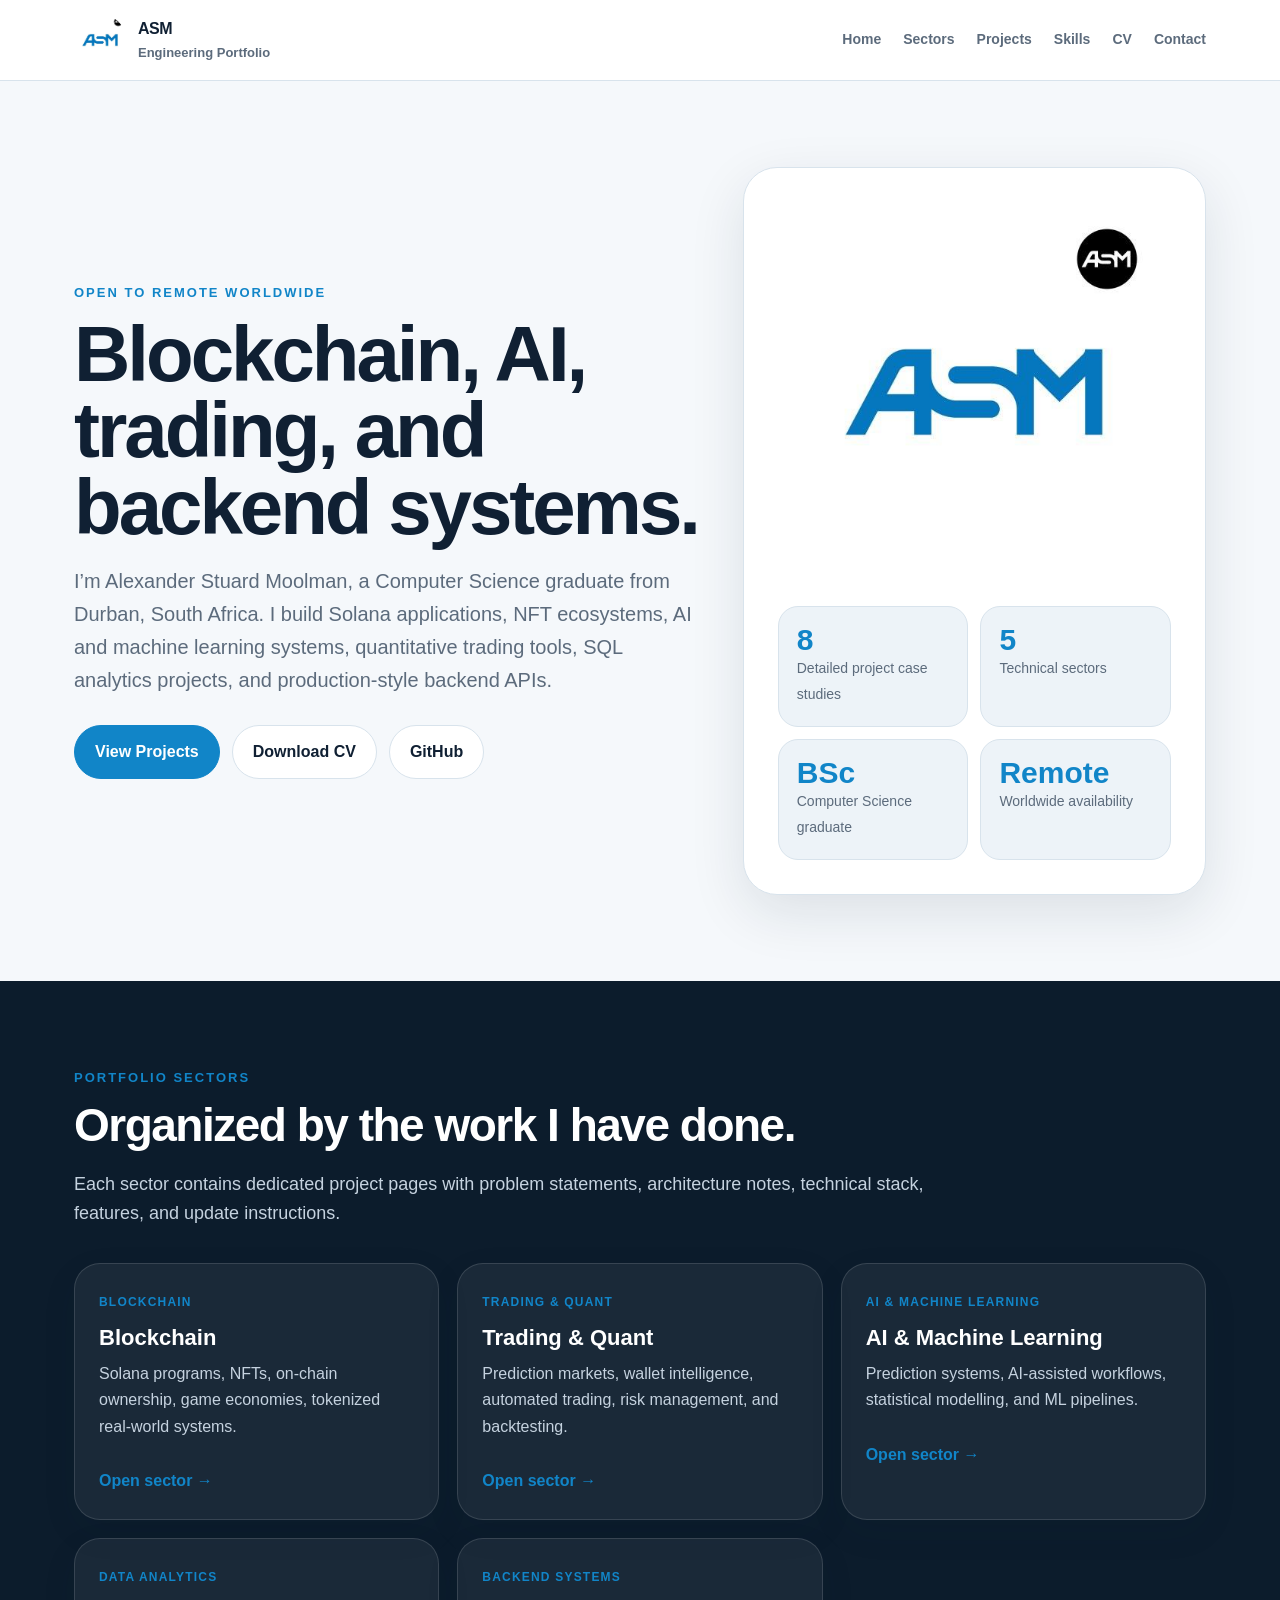
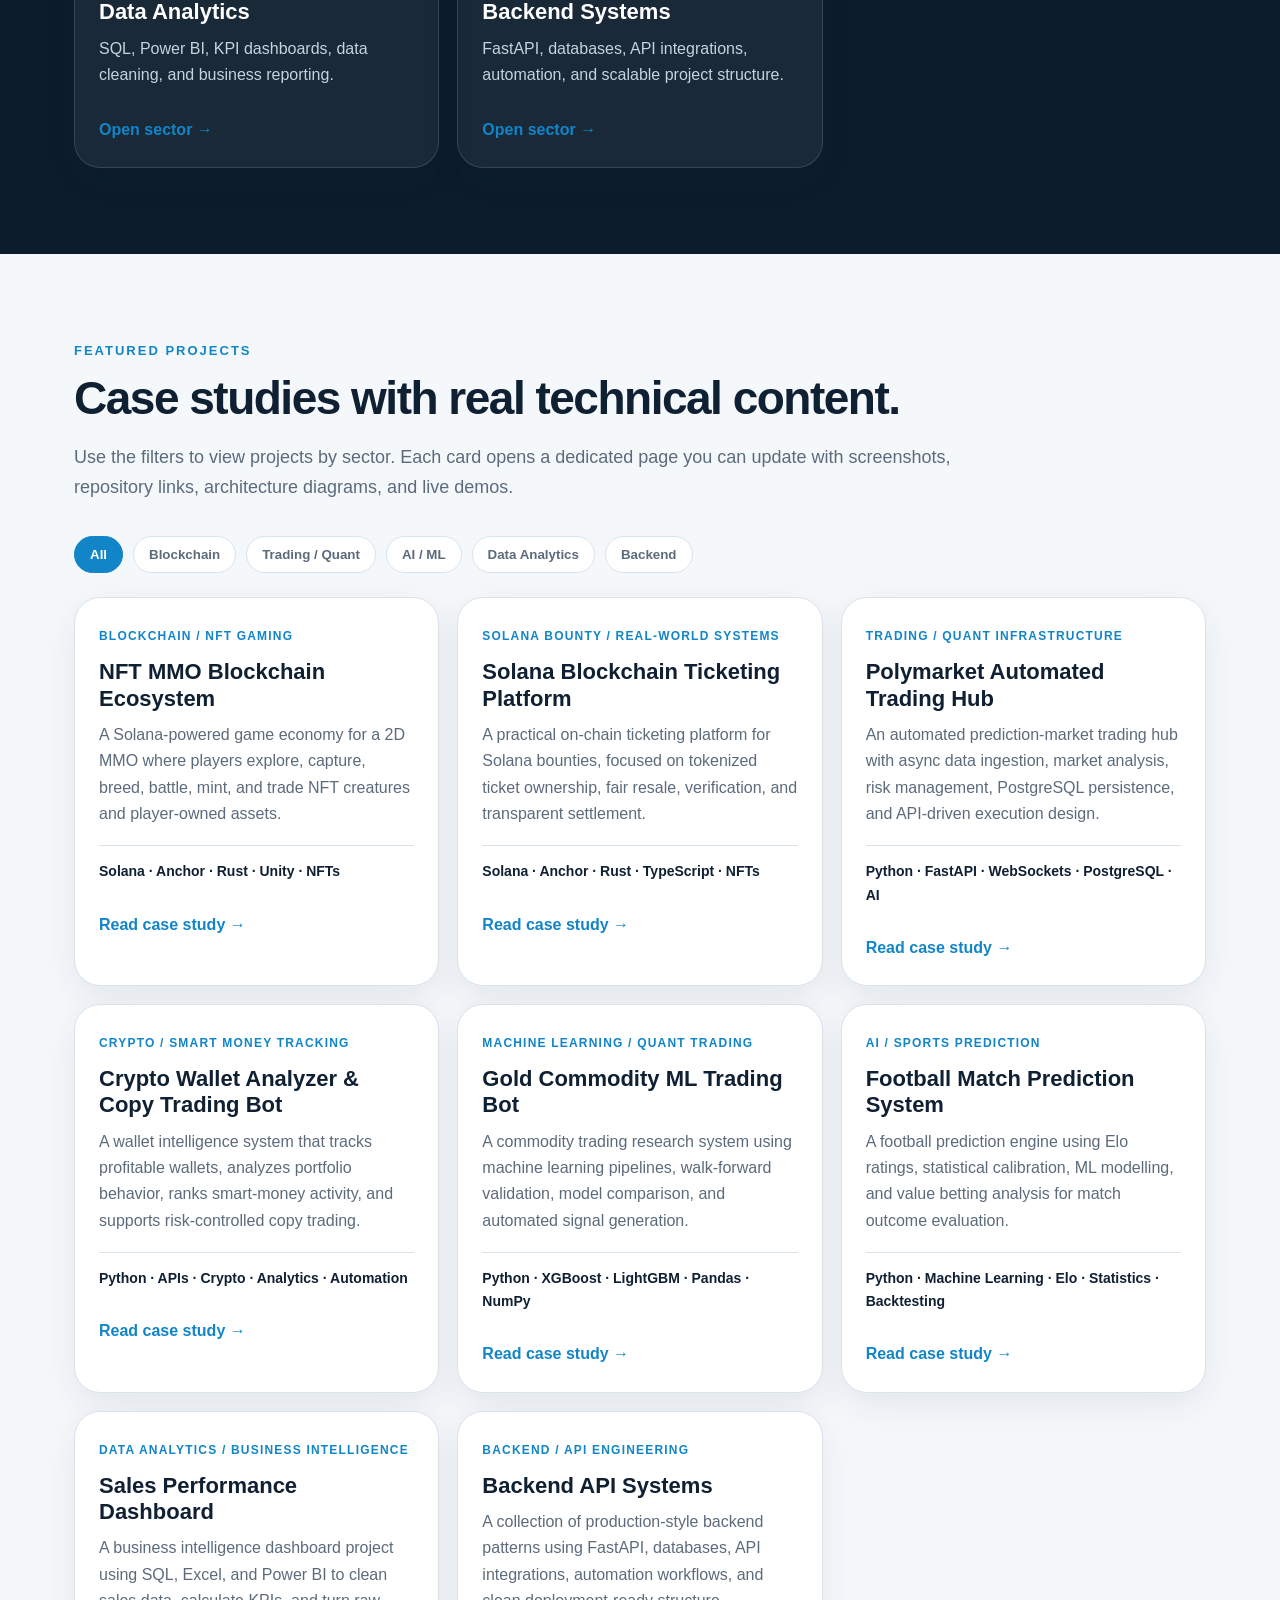
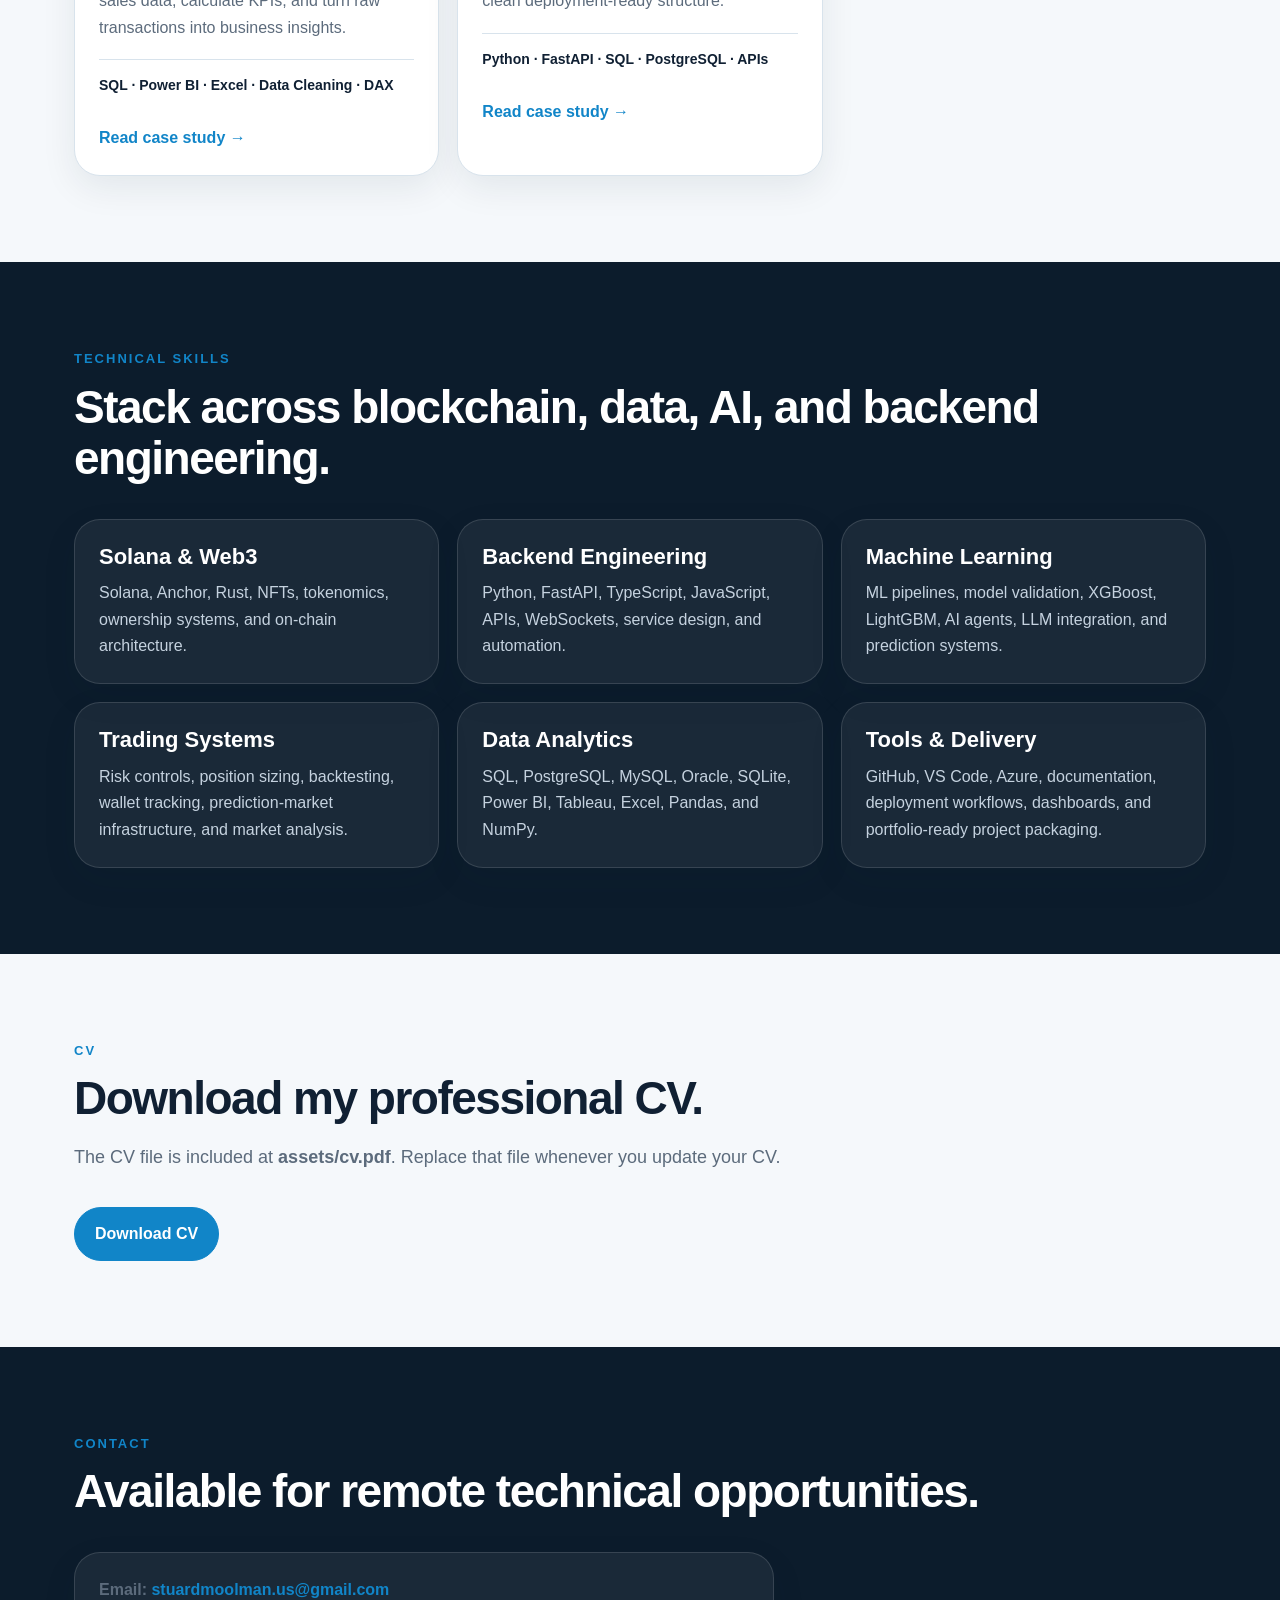
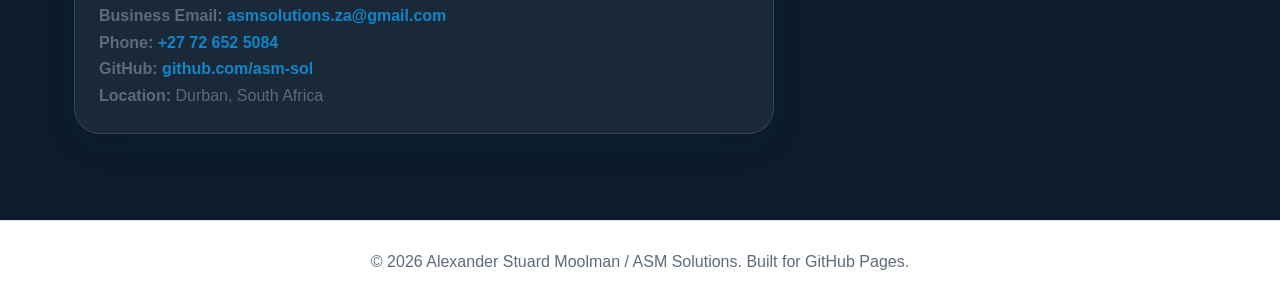
<file: index.html>
<!DOCTYPE html>
<html lang="en">
<head>
  <meta charset="UTF-8" />
  <meta name="viewport" content="width=device-width, initial-scale=1.0" />
  <title>Alexander Stuard Moolman | ASM Portfolio</title>
  <meta name="description" content="Portfolio of Alexander Stuard Moolman: Blockchain Developer, ML Engineer, and Quantitative Developer." />
  <link rel="stylesheet" href="style.css" />
</head>
<body>
  <header class="site-header">
    <nav class="nav">
      <a class="brand" href="#home">
        <img src="assets/logos/asm-logo.jpg" alt="ASM logo" />
        <div>ASM<span>Engineering Portfolio</span></div>
      </a>
      <button class="menu-btn" id="menuBtn" aria-label="Open navigation">☰</button>
      <div class="nav-links" id="navLinks">
        <a href="#home">Home</a>
        <a href="#sectors">Sectors</a>
        <a href="#projects">Projects</a>
        <a href="#skills">Skills</a>
        <a href="#cv">CV</a>
        <a href="#contact">Contact</a>
      </div>
    </nav>
  </header>

  <main>
    <section id="home" class="section hero">
      <div>
        <p class="eyebrow">Open to Remote Worldwide</p>
        <h1>Blockchain, AI, trading, and backend systems.</h1>
        <p class="lead">
          I’m Alexander Stuard Moolman, a Computer Science graduate from Durban, South Africa.
          I build Solana applications, NFT ecosystems, AI and machine learning systems,
          quantitative trading tools, SQL analytics projects, and production-style backend APIs.
        </p>
        <div class="hero-buttons">
          <a class="btn primary" href="#projects">View Projects</a>
          <a class="btn secondary" href="assets/cv.pdf" target="_blank">Download CV</a>
          <a class="btn secondary" href="https://github.com/asm-sol" target="_blank">GitHub</a>
        </div>
      </div>

      <aside class="hero-card">
        <img class="hero-logo" src="assets/logos/asm-logo.jpg" alt="ASM logo large" />
        <div class="hero-stat-grid">
          <div class="hero-stat"><strong>8</strong><span>Detailed project case studies</span></div>
          <div class="hero-stat"><strong>5</strong><span>Technical sectors</span></div>
          <div class="hero-stat"><strong>BSc</strong><span>Computer Science graduate</span></div>
          <div class="hero-stat"><strong>Remote</strong><span>Worldwide availability</span></div>
        </div>
      </aside>
    </section>

    <section id="sectors" class="section dark">
      <div class="section-title">
        <p class="eyebrow">Portfolio Sectors</p>
        <h2>Organized by the work I have done.</h2>
        <p class="wide-text">
          Each sector contains dedicated project pages with problem statements, architecture notes,
          technical stack, features, and update instructions.
        </p>
      </div>
      <div class="sector-grid">
        
        <a class="sector-card" href="projects/blockchain/">
          <span class="tag">Blockchain</span>
          <h3>Blockchain</h3>
          <p>Solana programs, NFTs, on-chain ownership, game economies, tokenized real-world systems.</p>
          <div class="card-actions"><span class="small-link">Open sector →</span></div>
        </a>

        <a class="sector-card" href="projects/trading/">
          <span class="tag">Trading & Quant</span>
          <h3>Trading & Quant</h3>
          <p>Prediction markets, wallet intelligence, automated trading, risk management, and backtesting.</p>
          <div class="card-actions"><span class="small-link">Open sector →</span></div>
        </a>

        <a class="sector-card" href="projects/ai-ml/">
          <span class="tag">AI & Machine Learning</span>
          <h3>AI & Machine Learning</h3>
          <p>Prediction systems, AI-assisted workflows, statistical modelling, and ML pipelines.</p>
          <div class="card-actions"><span class="small-link">Open sector →</span></div>
        </a>

        <a class="sector-card" href="projects/data-analytics/">
          <span class="tag">Data Analytics</span>
          <h3>Data Analytics</h3>
          <p>SQL, Power BI, KPI dashboards, data cleaning, and business reporting.</p>
          <div class="card-actions"><span class="small-link">Open sector →</span></div>
        </a>

        <a class="sector-card" href="projects/backend/">
          <span class="tag">Backend Systems</span>
          <h3>Backend Systems</h3>
          <p>FastAPI, databases, API integrations, automation, and scalable project structure.</p>
          <div class="card-actions"><span class="small-link">Open sector →</span></div>
        </a>
      </div>
    </section>

    <section id="projects" class="section">
      <div class="section-title">
        <p class="eyebrow">Featured Projects</p>
        <h2>Case studies with real technical content.</h2>
        <p class="wide-text">
          Use the filters to view projects by sector. Each card opens a dedicated page you can update
          with screenshots, repository links, architecture diagrams, and live demos.
        </p>
      </div>

      <div class="filter-buttons">
        <button class="filter-btn active" data-filter="all">All</button>
        <button class="filter-btn" data-filter="blockchain">Blockchain</button>
        <button class="filter-btn" data-filter="trading">Trading / Quant</button>
        <button class="filter-btn" data-filter="ai">AI / ML</button>
        <button class="filter-btn" data-filter="data">Data Analytics</button>
        <button class="filter-btn" data-filter="backend">Backend</button>
      </div>

      <div class="project-grid">
        
        <article class="project-card" data-category="blockchain backend">
          <span class="tag">Blockchain / NFT Gaming</span>
          <h3>NFT MMO Blockchain Ecosystem</h3>
          <p>A Solana-powered game economy for a 2D MMO where players explore, capture, breed, battle, mint, and trade NFT creatures and player-owned assets.</p>
          <div class="tech">Solana · Anchor · Rust · Unity · NFTs</div>
          <div class="card-actions">
            <a class="small-link" href="projects/blockchain/nft-mmo/">Read case study →</a>
          </div>
        </article>

        <article class="project-card" data-category="blockchain backend">
          <span class="tag">Solana Bounty / Real-World Systems</span>
          <h3>Solana Blockchain Ticketing Platform</h3>
          <p>A practical on-chain ticketing platform for Solana bounties, focused on tokenized ticket ownership, fair resale, verification, and transparent settlement.</p>
          <div class="tech">Solana · Anchor · Rust · TypeScript · NFTs</div>
          <div class="card-actions">
            <a class="small-link" href="projects/blockchain/solana-ticketing/">Read case study →</a>
          </div>
        </article>

        <article class="project-card" data-category="trading ai backend">
          <span class="tag">Trading / Quant Infrastructure</span>
          <h3>Polymarket Automated Trading Hub</h3>
          <p>An automated prediction-market trading hub with async data ingestion, market analysis, risk management, PostgreSQL persistence, and API-driven execution design.</p>
          <div class="tech">Python · FastAPI · WebSockets · PostgreSQL · AI</div>
          <div class="card-actions">
            <a class="small-link" href="projects/trading/polymarket-hub/">Read case study →</a>
          </div>
        </article>

        <article class="project-card" data-category="trading ai backend">
          <span class="tag">Crypto / Smart Money Tracking</span>
          <h3>Crypto Wallet Analyzer &amp; Copy Trading Bot</h3>
          <p>A wallet intelligence system that tracks profitable wallets, analyzes portfolio behavior, ranks smart-money activity, and supports risk-controlled copy trading.</p>
          <div class="tech">Python · APIs · Crypto · Analytics · Automation</div>
          <div class="card-actions">
            <a class="small-link" href="projects/trading/wallet-analyzer/">Read case study →</a>
          </div>
        </article>

        <article class="project-card" data-category="trading ai backend">
          <span class="tag">Machine Learning / Quant Trading</span>
          <h3>Gold Commodity ML Trading Bot</h3>
          <p>A commodity trading research system using machine learning pipelines, walk-forward validation, model comparison, and automated signal generation.</p>
          <div class="tech">Python · XGBoost · LightGBM · Pandas · NumPy</div>
          <div class="card-actions">
            <a class="small-link" href="projects/trading/gold-ml-bot/">Read case study →</a>
          </div>
        </article>

        <article class="project-card" data-category="ai data">
          <span class="tag">AI / Sports Prediction</span>
          <h3>Football Match Prediction System</h3>
          <p>A football prediction engine using Elo ratings, statistical calibration, ML modelling, and value betting analysis for match outcome evaluation.</p>
          <div class="tech">Python · Machine Learning · Elo · Statistics · Backtesting</div>
          <div class="card-actions">
            <a class="small-link" href="projects/ai-ml/football-prediction/">Read case study →</a>
          </div>
        </article>

        <article class="project-card" data-category="data">
          <span class="tag">Data Analytics / Business Intelligence</span>
          <h3>Sales Performance Dashboard</h3>
          <p>A business intelligence dashboard project using SQL, Excel, and Power BI to clean sales data, calculate KPIs, and turn raw transactions into business insights.</p>
          <div class="tech">SQL · Power BI · Excel · Data Cleaning · DAX</div>
          <div class="card-actions">
            <a class="small-link" href="projects/data-analytics/sales-dashboard/">Read case study →</a>
          </div>
        </article>

        <article class="project-card" data-category="backend">
          <span class="tag">Backend / API Engineering</span>
          <h3>Backend API Systems</h3>
          <p>A collection of production-style backend patterns using FastAPI, databases, API integrations, automation workflows, and clean deployment-ready structure.</p>
          <div class="tech">Python · FastAPI · SQL · PostgreSQL · APIs</div>
          <div class="card-actions">
            <a class="small-link" href="projects/backend/api-systems/">Read case study →</a>
          </div>
        </article>
      </div>
    </section>

    <section id="skills" class="section dark">
      <div class="section-title">
        <p class="eyebrow">Technical Skills</p>
        <h2>Stack across blockchain, data, AI, and backend engineering.</h2>
      </div>
      <div class="skills-grid">
        <div class="skill-card"><h3>Solana & Web3</h3><p>Solana, Anchor, Rust, NFTs, tokenomics, ownership systems, and on-chain architecture.</p></div>
        <div class="skill-card"><h3>Backend Engineering</h3><p>Python, FastAPI, TypeScript, JavaScript, APIs, WebSockets, service design, and automation.</p></div>
        <div class="skill-card"><h3>Machine Learning</h3><p>ML pipelines, model validation, XGBoost, LightGBM, AI agents, LLM integration, and prediction systems.</p></div>
        <div class="skill-card"><h3>Trading Systems</h3><p>Risk controls, position sizing, backtesting, wallet tracking, prediction-market infrastructure, and market analysis.</p></div>
        <div class="skill-card"><h3>Data Analytics</h3><p>SQL, PostgreSQL, MySQL, Oracle, SQLite, Power BI, Tableau, Excel, Pandas, and NumPy.</p></div>
        <div class="skill-card"><h3>Tools & Delivery</h3><p>GitHub, VS Code, Azure, documentation, deployment workflows, dashboards, and portfolio-ready project packaging.</p></div>
      </div>
    </section>

    <section id="cv" class="section">
      <div class="section-title">
        <p class="eyebrow">CV</p>
        <h2>Download my professional CV.</h2>
        <p class="wide-text">
          The CV file is included at <strong>assets/cv.pdf</strong>. Replace that file whenever you update your CV.
        </p>
      </div>
      <a class="btn primary" href="assets/cv.pdf" target="_blank">Download CV</a>
    </section>

    <section id="contact" class="section dark">
      <div class="section-title">
        <p class="eyebrow">Contact</p>
        <h2>Available for remote technical opportunities.</h2>
      </div>
      <div class="contact-box">
        <p><strong>Email:</strong> <a href="mailto:stuardmoolman.us@gmail.com">stuardmoolman.us@gmail.com</a></p>
        <p><strong>Business Email:</strong> <a href="mailto:asmsolutions.za@gmail.com">asmsolutions.za@gmail.com</a></p>
        <p><strong>Phone:</strong> <a href="tel:+27726525084">+27 72 652 5084</a></p>
        <p><strong>GitHub:</strong> <a href="https://github.com/asm-sol" target="_blank">github.com/asm-sol</a></p>
        <p><strong>Location:</strong> Durban, South Africa</p>
      </div>
    </section>
  </main>

  <footer>
    <p>© 2026 Alexander Stuard Moolman / ASM Solutions. Built for GitHub Pages.</p>
  </footer>

  <script src="script.js"></script>
</body>
</html>
</file>
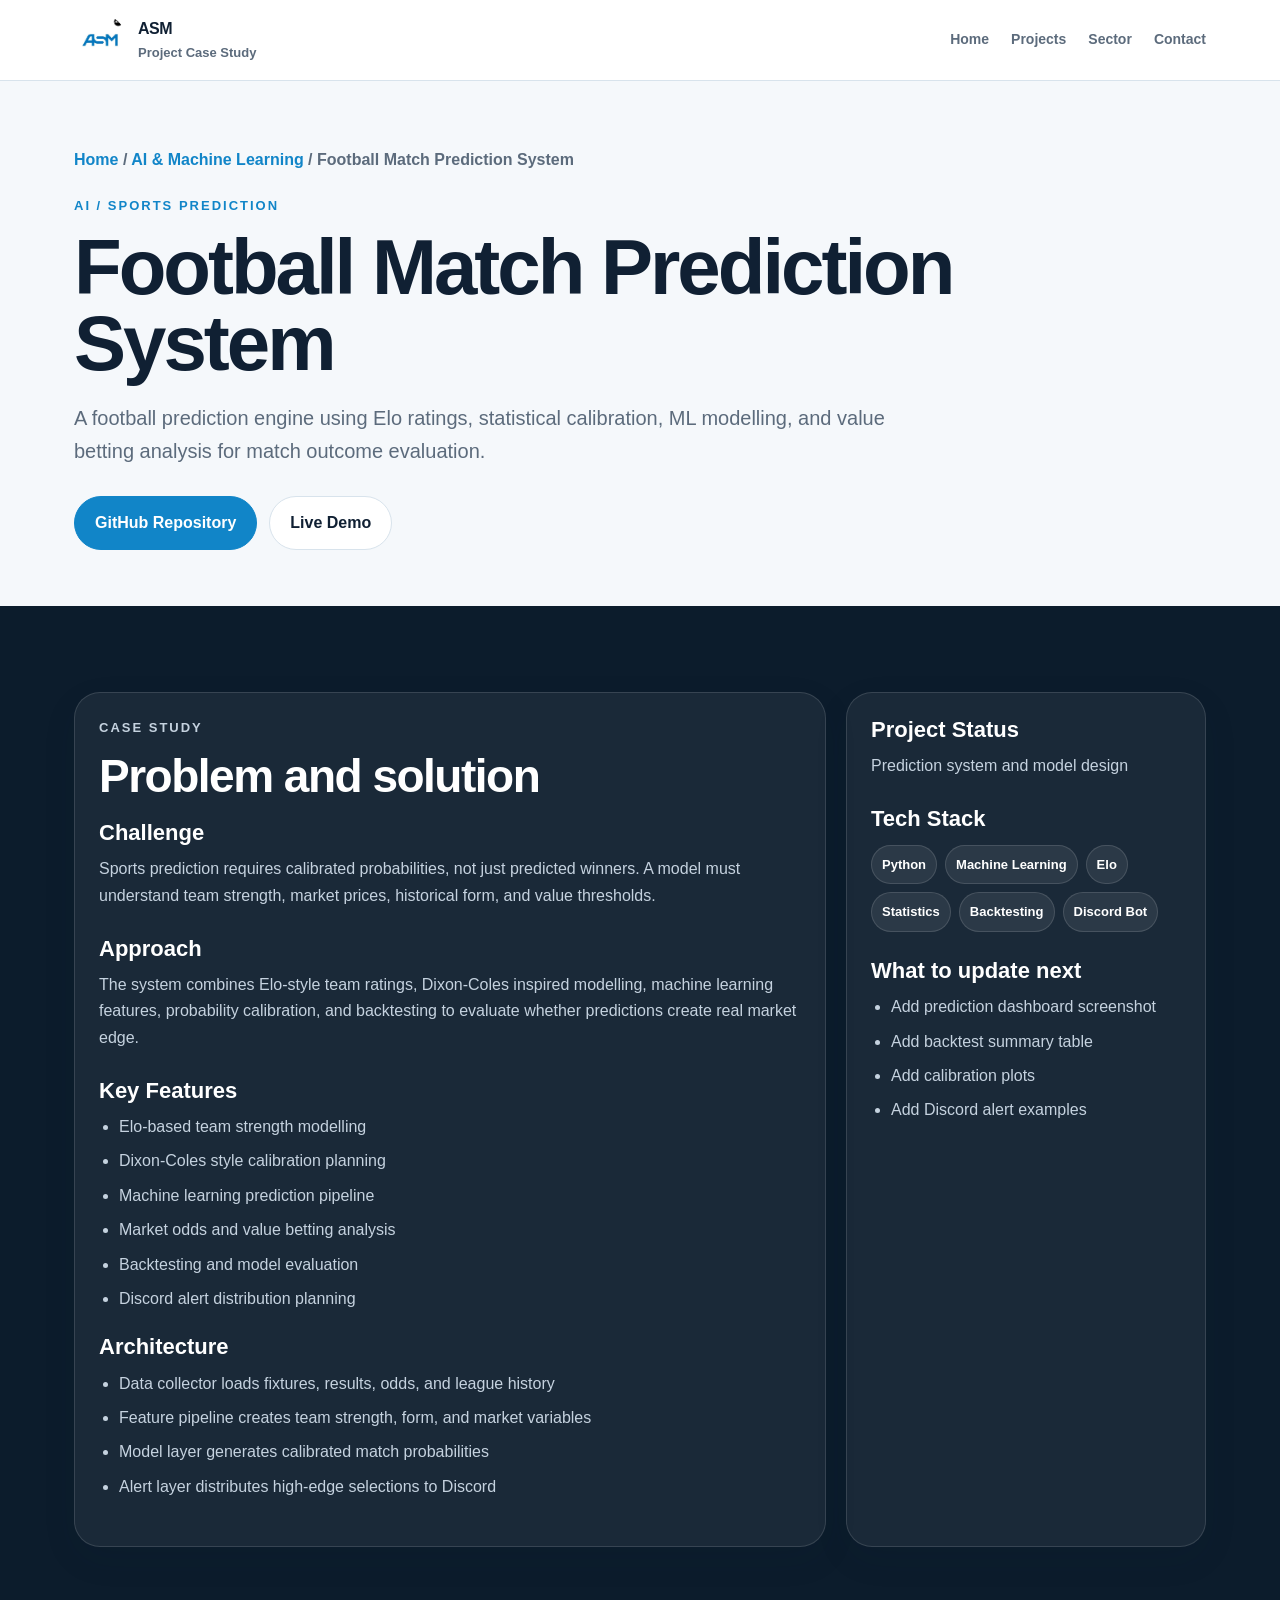
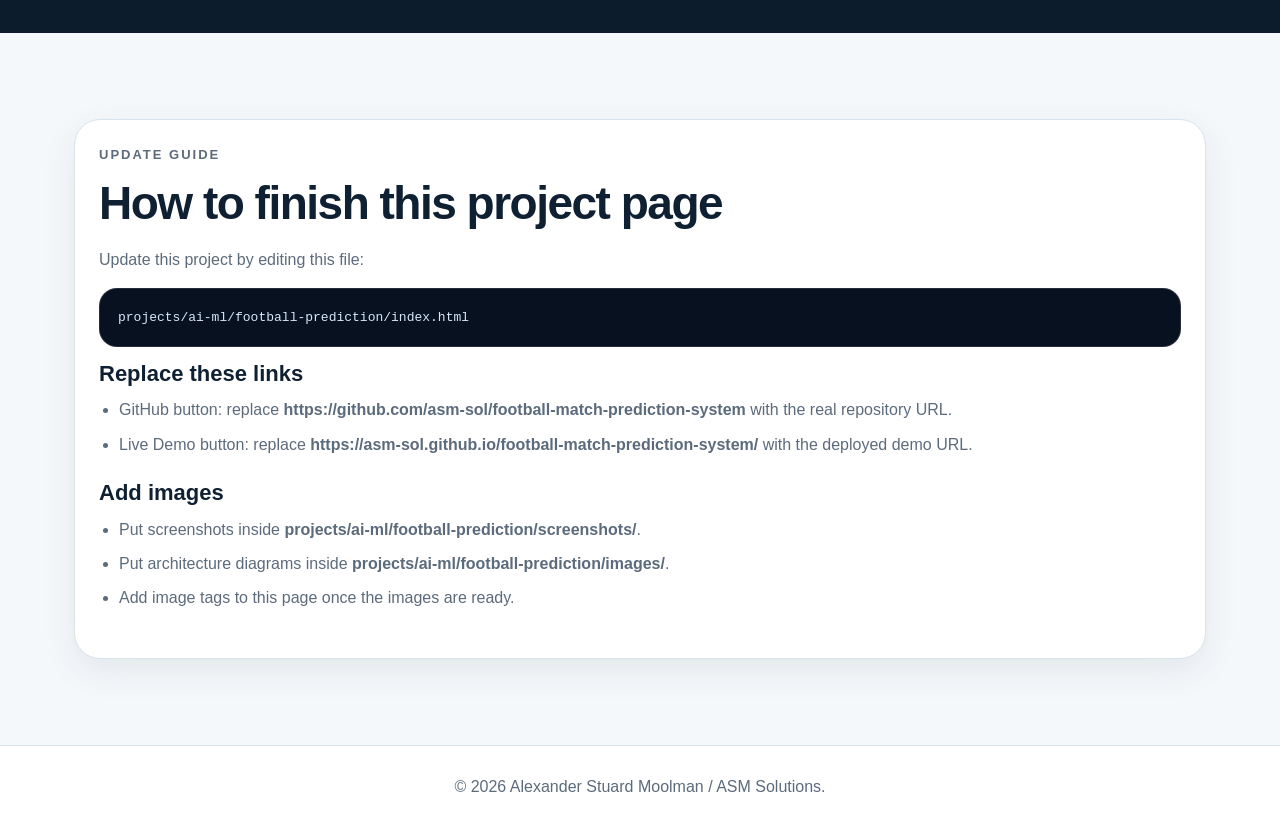
<file: projects/ai-ml/index.html>
<!DOCTYPE html>
<html lang="en">
<head>
  <meta charset="UTF-8" />
  <meta name="viewport" content="width=device-width, initial-scale=1.0" />
  <title>Football Match Prediction System | ASM Portfolio</title>
  <link rel="stylesheet" href="../../../style.css" />
</head>
<body>
  <header class="site-header">
    <nav class="nav">
      <a class="brand" href="../../../index.html">
        <img src="../../../assets/logos/asm-logo.jpg" alt="ASM logo" />
        <div>ASM<span>Project Case Study</span></div>
      </a>
      <button class="menu-btn" id="menuBtn" aria-label="Open navigation">☰</button>
      <div class="nav-links" id="navLinks">
        <a href="../../../index.html">Home</a>
        <a href="../../../index.html#projects">Projects</a>
        <a href="../../ai-ml/">Sector</a>
        <a href="../../../index.html#contact">Contact</a>
      </div>
    </nav>
  </header>

  <main>
    <section class="section project-hero">
      <p class="breadcrumb"><a href="../../../index.html">Home</a> / <a href="../">AI & Machine Learning</a> / Football Match Prediction System</p>
      <p class="eyebrow">AI / Sports Prediction</p>
      <h1>Football Match Prediction System</h1>
      <p class="lead">A football prediction engine using Elo ratings, statistical calibration, ML modelling, and value betting analysis for match outcome evaluation.</p>
      <div class="hero-buttons">
        <a class="btn primary" href="https://github.com/asm-sol/football-match-prediction-system" target="_blank">GitHub Repository</a>
        <a class="btn secondary" href="https://asm-sol.github.io/football-match-prediction-system/" target="_blank">Live Demo</a>
      </div>
    </section>

    <section class="section dark">
      <div class="case-layout">
        <article class="case-card">
          <p class="eyebrow">Case Study</p>
          <h2>Problem and solution</h2>

          <h3>Challenge</h3>
          <p>Sports prediction requires calibrated probabilities, not just predicted winners. A model must understand team strength, market prices, historical form, and value thresholds.</p>

          <br />
          <h3>Approach</h3>
          <p>The system combines Elo-style team ratings, Dixon-Coles inspired modelling, machine learning features, probability calibration, and backtesting to evaluate whether predictions create real market edge.</p>

          <br />
          <h3>Key Features</h3>
          <ul><li>Elo-based team strength modelling</li>
<li>Dixon-Coles style calibration planning</li>
<li>Machine learning prediction pipeline</li>
<li>Market odds and value betting analysis</li>
<li>Backtesting and model evaluation</li>
<li>Discord alert distribution planning</li></ul>

          <h3>Architecture</h3>
          <ul><li>Data collector loads fixtures, results, odds, and league history</li>
<li>Feature pipeline creates team strength, form, and market variables</li>
<li>Model layer generates calibrated match probabilities</li>
<li>Alert layer distributes high-edge selections to Discord</li></ul>
        </article>

        <aside class="case-card">
          <h3>Project Status</h3>
          <p>Prediction system and model design</p>

          <br />
          <h3>Tech Stack</h3>
          <div class="meta-list"><span>Python</span>
<span>Machine Learning</span>
<span>Elo</span>
<span>Statistics</span>
<span>Backtesting</span>
<span>Discord Bot</span></div>

          <br />
          <h3>What to update next</h3>
          <ul><li>Add prediction dashboard screenshot</li>
<li>Add backtest summary table</li>
<li>Add calibration plots</li>
<li>Add Discord alert examples</li></ul>
        </aside>
      </div>
    </section>

    <section class="section">
      <div class="case-card">
        <p class="eyebrow">Update Guide</p>
        <h2>How to finish this project page</h2>
        <p>Update this project by editing this file:</p>
        <pre class="code-box">projects/ai-ml/football-prediction/index.html</pre>

        <h3>Replace these links</h3>
        <ul>
          <li>GitHub button: replace <strong>https://github.com/asm-sol/football-match-prediction-system</strong> with the real repository URL.</li>
          <li>Live Demo button: replace <strong>https://asm-sol.github.io/football-match-prediction-system/</strong> with the deployed demo URL.</li>
        </ul>

        <h3>Add images</h3>
        <ul>
          <li>Put screenshots inside <strong>projects/ai-ml/football-prediction/screenshots/</strong>.</li>
          <li>Put architecture diagrams inside <strong>projects/ai-ml/football-prediction/images/</strong>.</li>
          <li>Add image tags to this page once the images are ready.</li>
        </ul>
      </div>
    </section>
  </main>

  <footer>
    <p>© 2026 Alexander Stuard Moolman / ASM Solutions.</p>
  </footer>

  <script src="../../../script.js"></script>
</body>
</html>
</file>
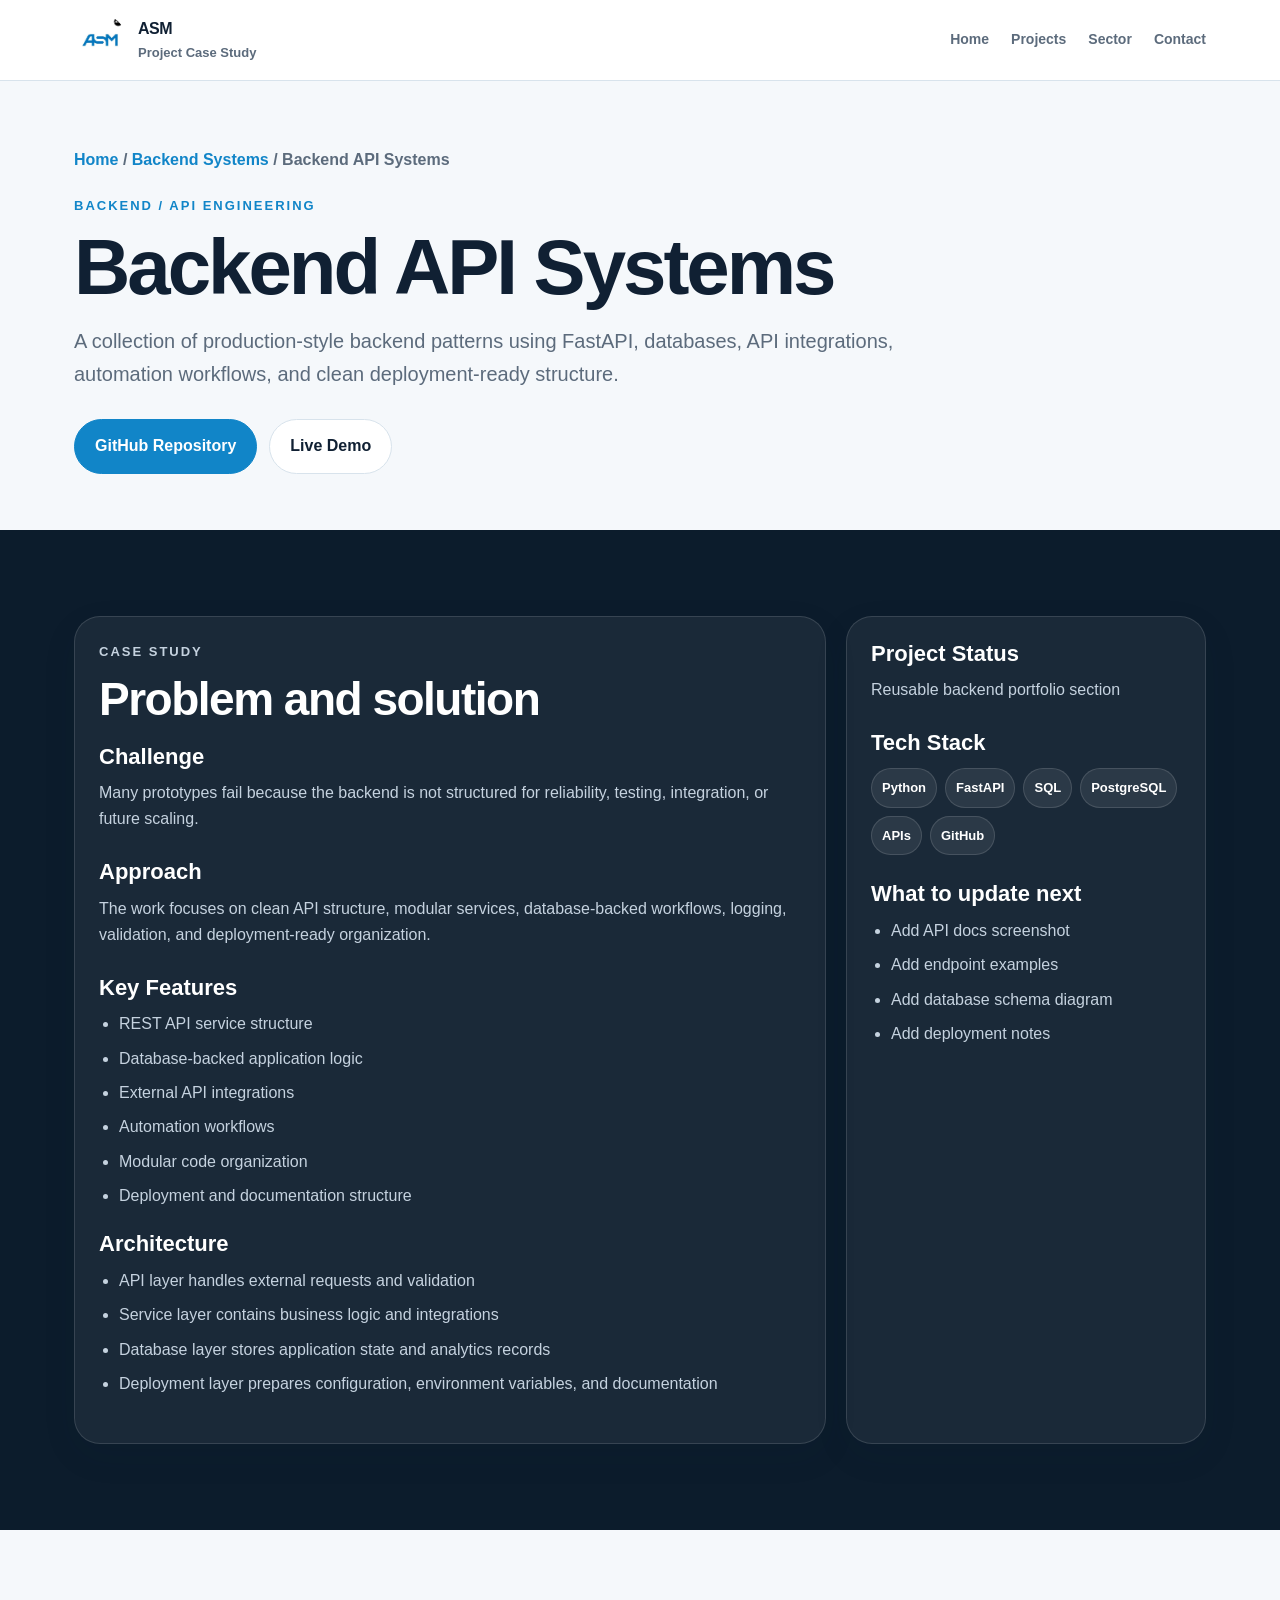
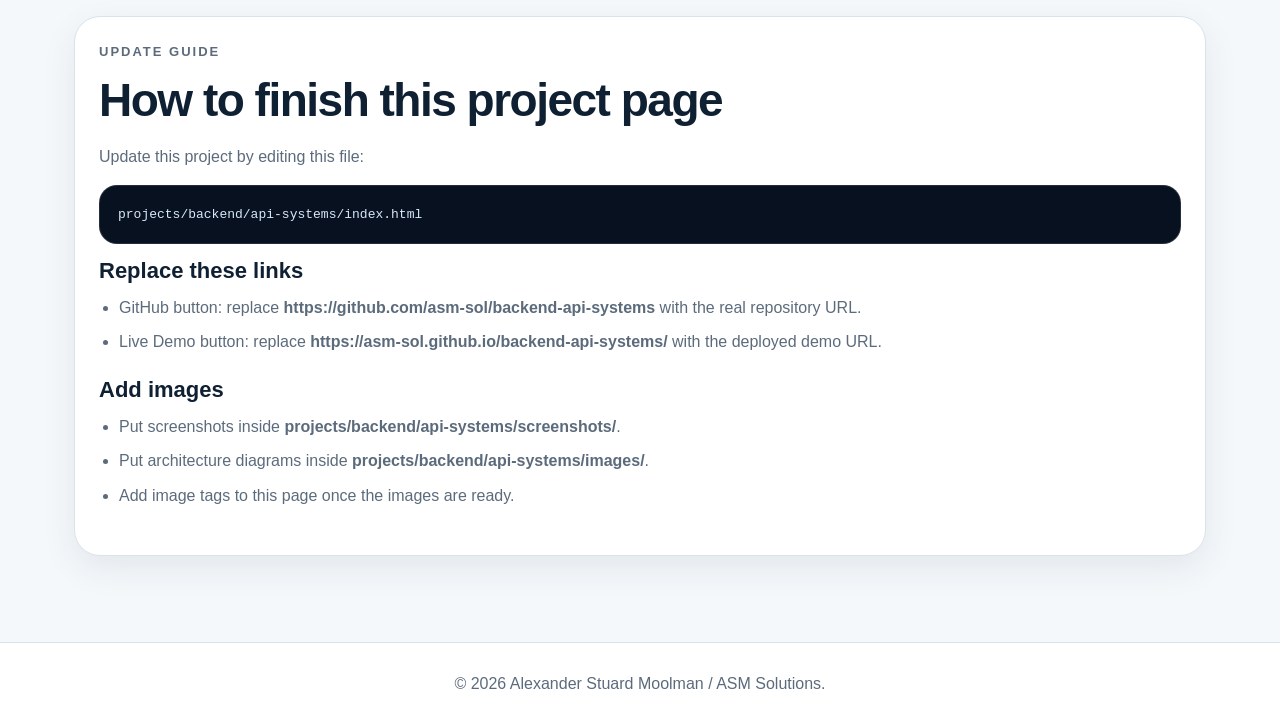
<file: projects/backend/index.html>
<!DOCTYPE html>
<html lang="en">
<head>
  <meta charset="UTF-8" />
  <meta name="viewport" content="width=device-width, initial-scale=1.0" />
  <title>Backend API Systems | ASM Portfolio</title>
  <link rel="stylesheet" href="../../../style.css" />
</head>
<body>
  <header class="site-header">
    <nav class="nav">
      <a class="brand" href="../../../index.html">
        <img src="../../../assets/logos/asm-logo.jpg" alt="ASM logo" />
        <div>ASM<span>Project Case Study</span></div>
      </a>
      <button class="menu-btn" id="menuBtn" aria-label="Open navigation">☰</button>
      <div class="nav-links" id="navLinks">
        <a href="../../../index.html">Home</a>
        <a href="../../../index.html#projects">Projects</a>
        <a href="../../backend/">Sector</a>
        <a href="../../../index.html#contact">Contact</a>
      </div>
    </nav>
  </header>

  <main>
    <section class="section project-hero">
      <p class="breadcrumb"><a href="../../../index.html">Home</a> / <a href="../">Backend Systems</a> / Backend API Systems</p>
      <p class="eyebrow">Backend / API Engineering</p>
      <h1>Backend API Systems</h1>
      <p class="lead">A collection of production-style backend patterns using FastAPI, databases, API integrations, automation workflows, and clean deployment-ready structure.</p>
      <div class="hero-buttons">
        <a class="btn primary" href="https://github.com/asm-sol/backend-api-systems" target="_blank">GitHub Repository</a>
        <a class="btn secondary" href="https://asm-sol.github.io/backend-api-systems/" target="_blank">Live Demo</a>
      </div>
    </section>

    <section class="section dark">
      <div class="case-layout">
        <article class="case-card">
          <p class="eyebrow">Case Study</p>
          <h2>Problem and solution</h2>

          <h3>Challenge</h3>
          <p>Many prototypes fail because the backend is not structured for reliability, testing, integration, or future scaling.</p>

          <br />
          <h3>Approach</h3>
          <p>The work focuses on clean API structure, modular services, database-backed workflows, logging, validation, and deployment-ready organization.</p>

          <br />
          <h3>Key Features</h3>
          <ul><li>REST API service structure</li>
<li>Database-backed application logic</li>
<li>External API integrations</li>
<li>Automation workflows</li>
<li>Modular code organization</li>
<li>Deployment and documentation structure</li></ul>

          <h3>Architecture</h3>
          <ul><li>API layer handles external requests and validation</li>
<li>Service layer contains business logic and integrations</li>
<li>Database layer stores application state and analytics records</li>
<li>Deployment layer prepares configuration, environment variables, and documentation</li></ul>
        </article>

        <aside class="case-card">
          <h3>Project Status</h3>
          <p>Reusable backend portfolio section</p>

          <br />
          <h3>Tech Stack</h3>
          <div class="meta-list"><span>Python</span>
<span>FastAPI</span>
<span>SQL</span>
<span>PostgreSQL</span>
<span>APIs</span>
<span>GitHub</span></div>

          <br />
          <h3>What to update next</h3>
          <ul><li>Add API docs screenshot</li>
<li>Add endpoint examples</li>
<li>Add database schema diagram</li>
<li>Add deployment notes</li></ul>
        </aside>
      </div>
    </section>

    <section class="section">
      <div class="case-card">
        <p class="eyebrow">Update Guide</p>
        <h2>How to finish this project page</h2>
        <p>Update this project by editing this file:</p>
        <pre class="code-box">projects/backend/api-systems/index.html</pre>

        <h3>Replace these links</h3>
        <ul>
          <li>GitHub button: replace <strong>https://github.com/asm-sol/backend-api-systems</strong> with the real repository URL.</li>
          <li>Live Demo button: replace <strong>https://asm-sol.github.io/backend-api-systems/</strong> with the deployed demo URL.</li>
        </ul>

        <h3>Add images</h3>
        <ul>
          <li>Put screenshots inside <strong>projects/backend/api-systems/screenshots/</strong>.</li>
          <li>Put architecture diagrams inside <strong>projects/backend/api-systems/images/</strong>.</li>
          <li>Add image tags to this page once the images are ready.</li>
        </ul>
      </div>
    </section>
  </main>

  <footer>
    <p>© 2026 Alexander Stuard Moolman / ASM Solutions.</p>
  </footer>

  <script src="../../../script.js"></script>
</body>
</html>
</file>
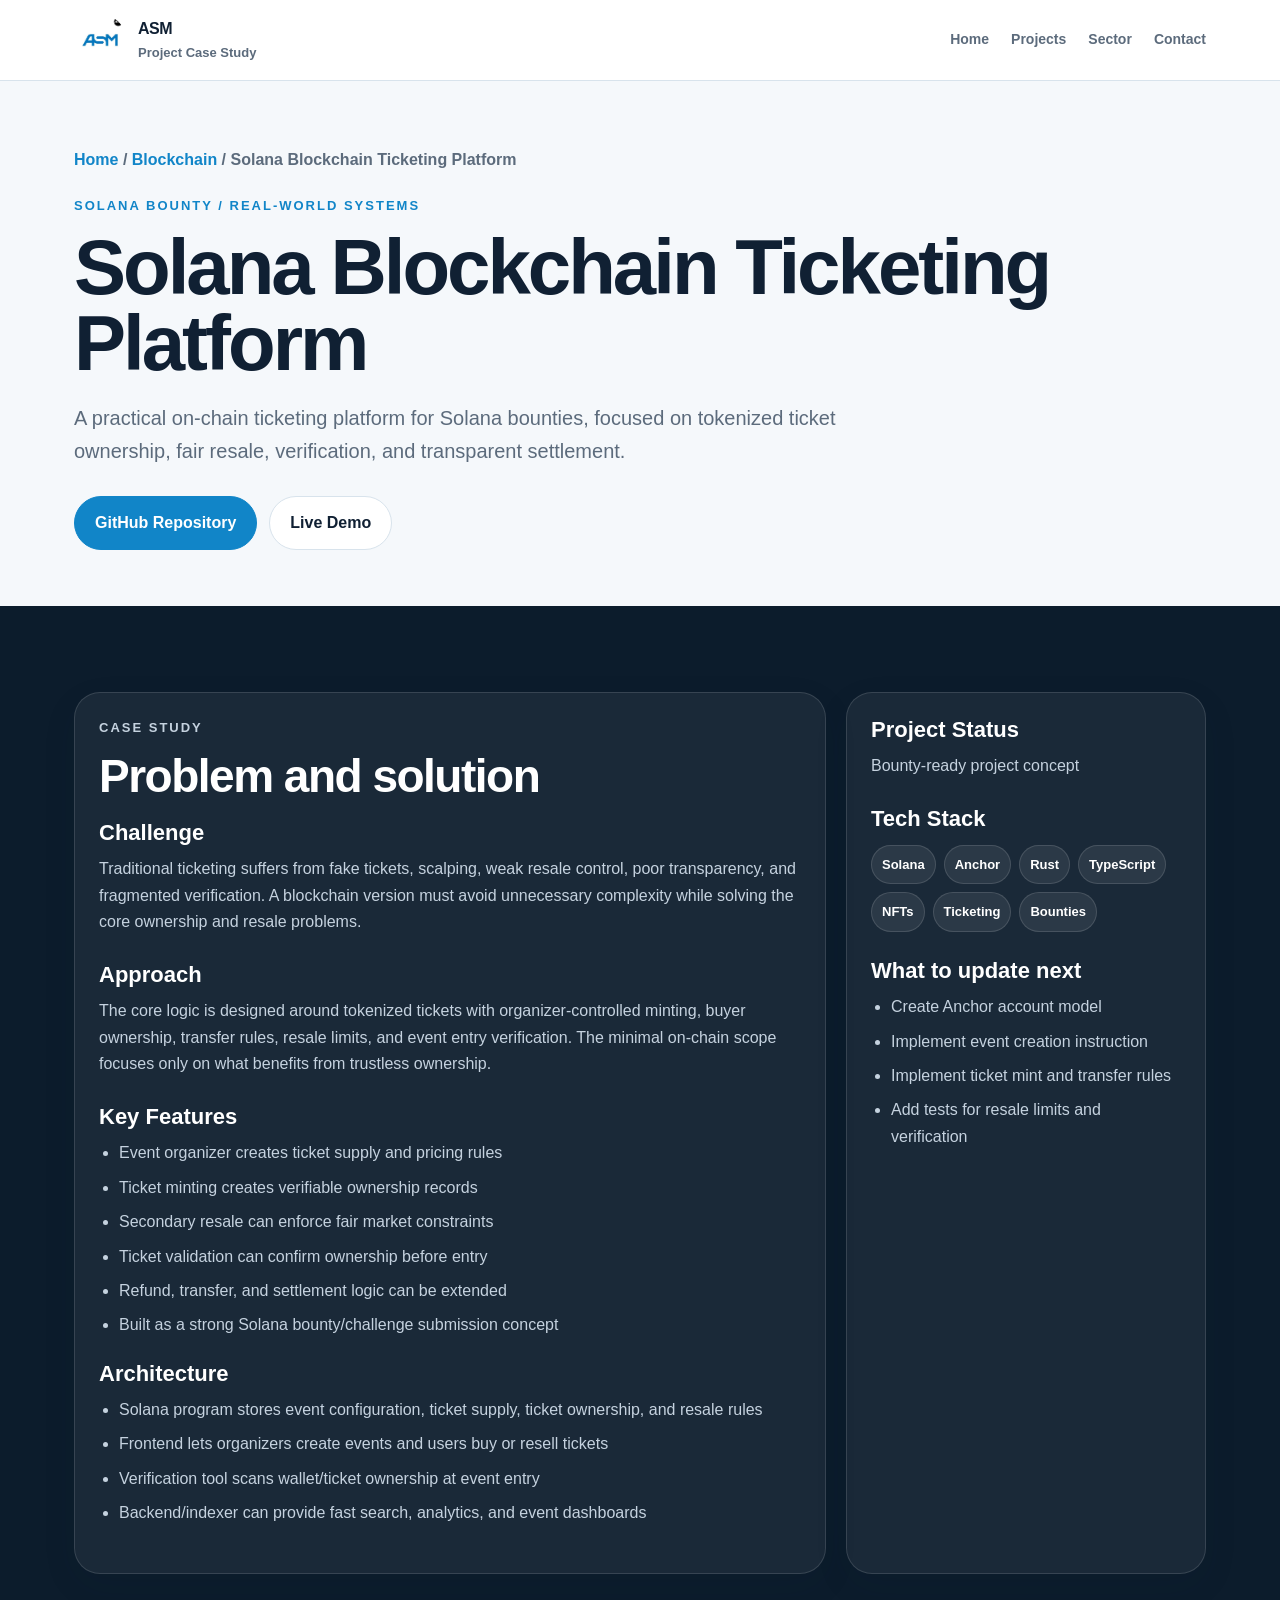
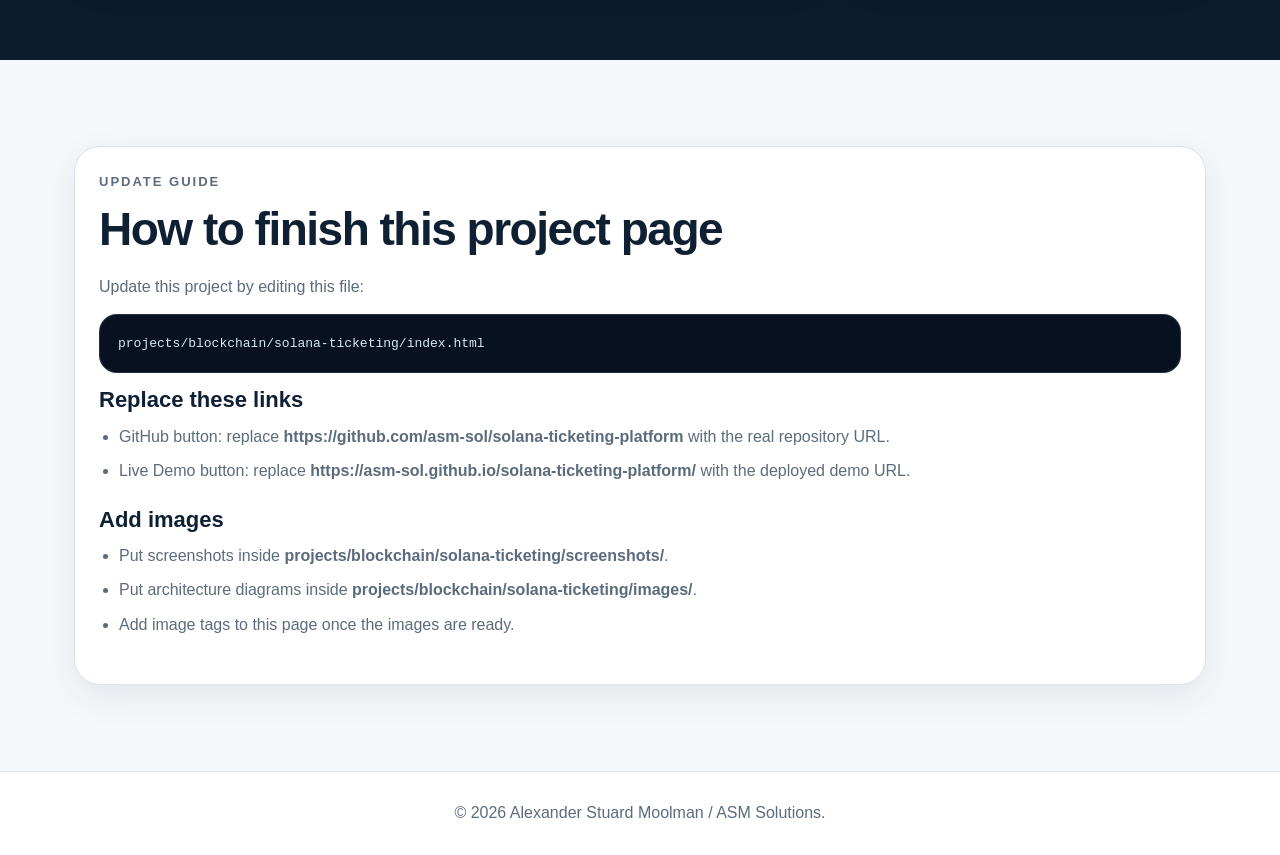
<file: projects/blockchain/index.html>
<!DOCTYPE html>
<html lang="en">
<head>
  <meta charset="UTF-8" />
  <meta name="viewport" content="width=device-width, initial-scale=1.0" />
  <title>Solana Blockchain Ticketing Platform | ASM Portfolio</title>
  <link rel="stylesheet" href="../../../style.css" />
</head>
<body>
  <header class="site-header">
    <nav class="nav">
      <a class="brand" href="../../../index.html">
        <img src="../../../assets/logos/asm-logo.jpg" alt="ASM logo" />
        <div>ASM<span>Project Case Study</span></div>
      </a>
      <button class="menu-btn" id="menuBtn" aria-label="Open navigation">☰</button>
      <div class="nav-links" id="navLinks">
        <a href="../../../index.html">Home</a>
        <a href="../../../index.html#projects">Projects</a>
        <a href="../../blockchain/">Sector</a>
        <a href="../../../index.html#contact">Contact</a>
      </div>
    </nav>
  </header>

  <main>
    <section class="section project-hero">
      <p class="breadcrumb"><a href="../../../index.html">Home</a> / <a href="../">Blockchain</a> / Solana Blockchain Ticketing Platform</p>
      <p class="eyebrow">Solana Bounty / Real-World Systems</p>
      <h1>Solana Blockchain Ticketing Platform</h1>
      <p class="lead">A practical on-chain ticketing platform for Solana bounties, focused on tokenized ticket ownership, fair resale, verification, and transparent settlement.</p>
      <div class="hero-buttons">
        <a class="btn primary" href="https://github.com/asm-sol/solana-ticketing-platform" target="_blank">GitHub Repository</a>
        <a class="btn secondary" href="https://asm-sol.github.io/solana-ticketing-platform/" target="_blank">Live Demo</a>
      </div>
    </section>

    <section class="section dark">
      <div class="case-layout">
        <article class="case-card">
          <p class="eyebrow">Case Study</p>
          <h2>Problem and solution</h2>

          <h3>Challenge</h3>
          <p>Traditional ticketing suffers from fake tickets, scalping, weak resale control, poor transparency, and fragmented verification. A blockchain version must avoid unnecessary complexity while solving the core ownership and resale problems.</p>

          <br />
          <h3>Approach</h3>
          <p>The core logic is designed around tokenized tickets with organizer-controlled minting, buyer ownership, transfer rules, resale limits, and event entry verification. The minimal on-chain scope focuses only on what benefits from trustless ownership.</p>

          <br />
          <h3>Key Features</h3>
          <ul><li>Event organizer creates ticket supply and pricing rules</li>
<li>Ticket minting creates verifiable ownership records</li>
<li>Secondary resale can enforce fair market constraints</li>
<li>Ticket validation can confirm ownership before entry</li>
<li>Refund, transfer, and settlement logic can be extended</li>
<li>Built as a strong Solana bounty/challenge submission concept</li></ul>

          <h3>Architecture</h3>
          <ul><li>Solana program stores event configuration, ticket supply, ticket ownership, and resale rules</li>
<li>Frontend lets organizers create events and users buy or resell tickets</li>
<li>Verification tool scans wallet/ticket ownership at event entry</li>
<li>Backend/indexer can provide fast search, analytics, and event dashboards</li></ul>
        </article>

        <aside class="case-card">
          <h3>Project Status</h3>
          <p>Bounty-ready project concept</p>

          <br />
          <h3>Tech Stack</h3>
          <div class="meta-list"><span>Solana</span>
<span>Anchor</span>
<span>Rust</span>
<span>TypeScript</span>
<span>NFTs</span>
<span>Ticketing</span>
<span>Bounties</span></div>

          <br />
          <h3>What to update next</h3>
          <ul><li>Create Anchor account model</li>
<li>Implement event creation instruction</li>
<li>Implement ticket mint and transfer rules</li>
<li>Add tests for resale limits and verification</li></ul>
        </aside>
      </div>
    </section>

    <section class="section">
      <div class="case-card">
        <p class="eyebrow">Update Guide</p>
        <h2>How to finish this project page</h2>
        <p>Update this project by editing this file:</p>
        <pre class="code-box">projects/blockchain/solana-ticketing/index.html</pre>

        <h3>Replace these links</h3>
        <ul>
          <li>GitHub button: replace <strong>https://github.com/asm-sol/solana-ticketing-platform</strong> with the real repository URL.</li>
          <li>Live Demo button: replace <strong>https://asm-sol.github.io/solana-ticketing-platform/</strong> with the deployed demo URL.</li>
        </ul>

        <h3>Add images</h3>
        <ul>
          <li>Put screenshots inside <strong>projects/blockchain/solana-ticketing/screenshots/</strong>.</li>
          <li>Put architecture diagrams inside <strong>projects/blockchain/solana-ticketing/images/</strong>.</li>
          <li>Add image tags to this page once the images are ready.</li>
        </ul>
      </div>
    </section>
  </main>

  <footer>
    <p>© 2026 Alexander Stuard Moolman / ASM Solutions.</p>
  </footer>

  <script src="../../../script.js"></script>
</body>
</html>
</file>
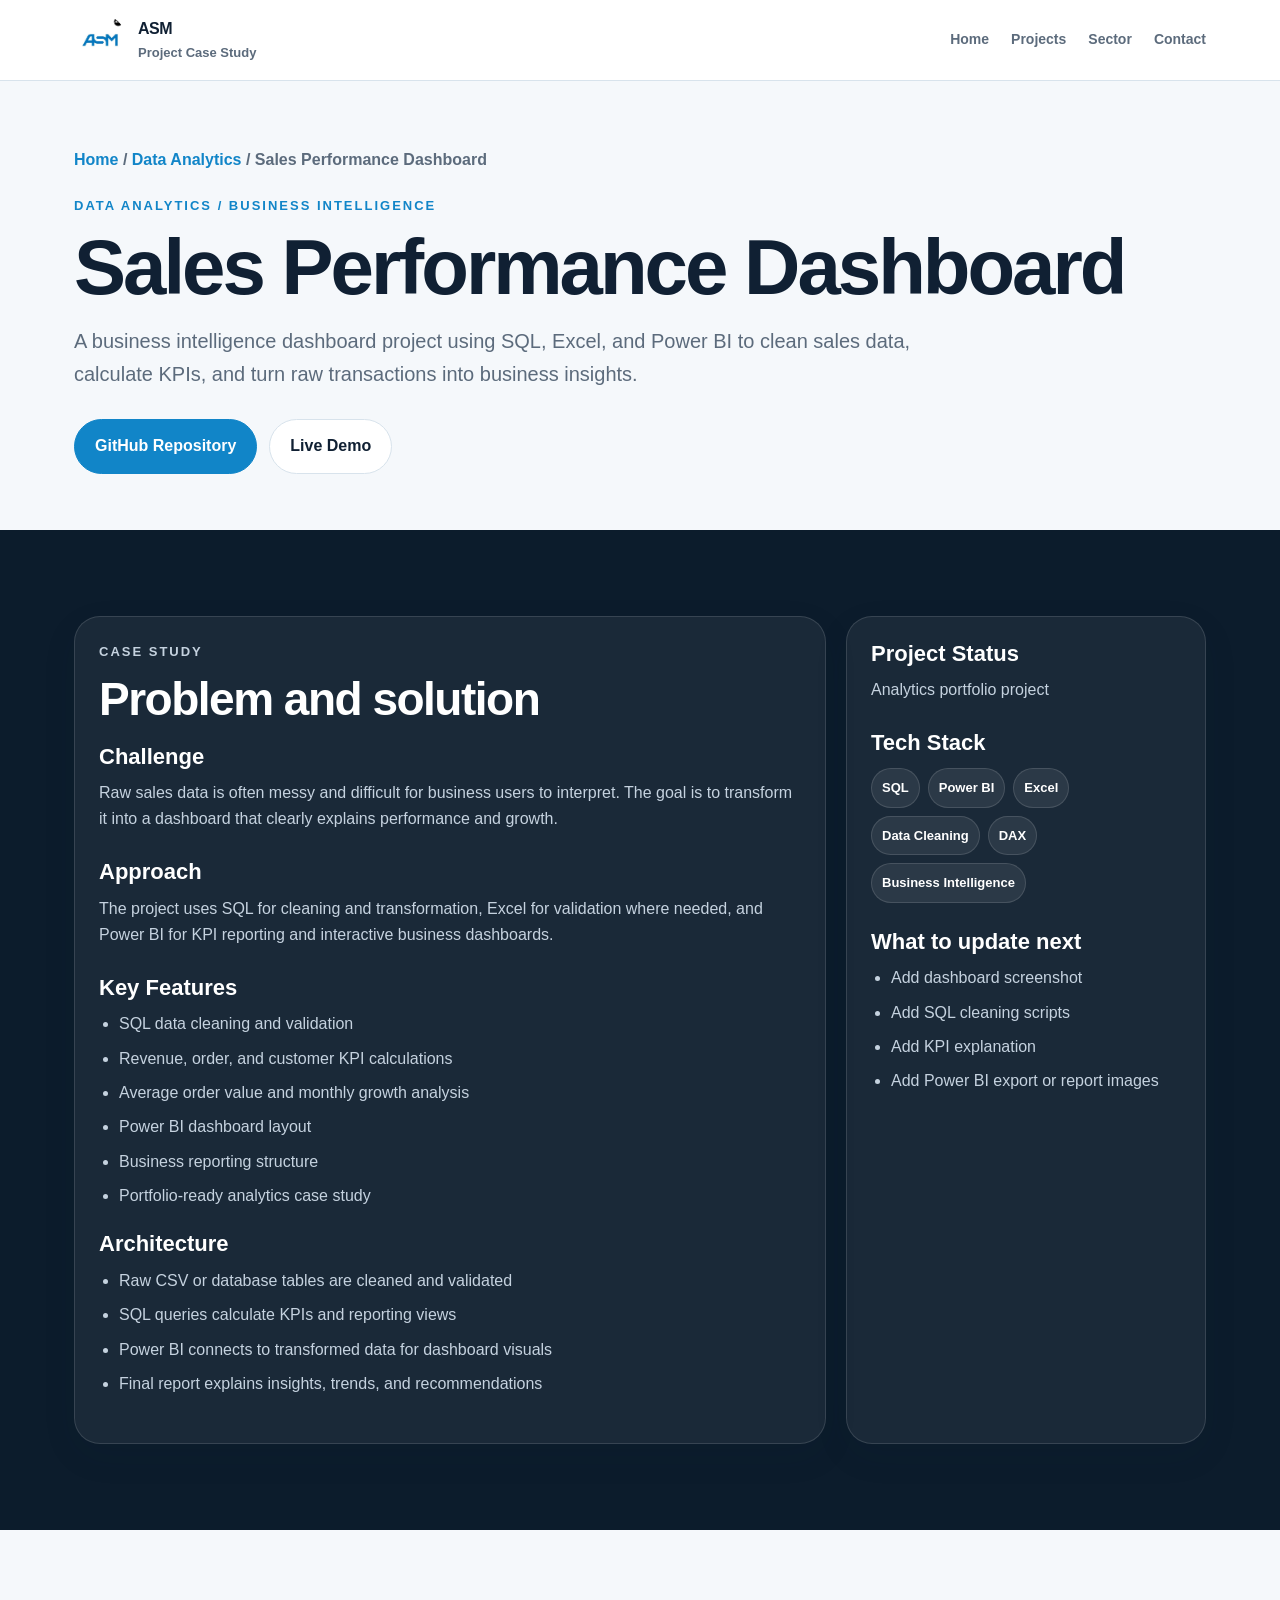
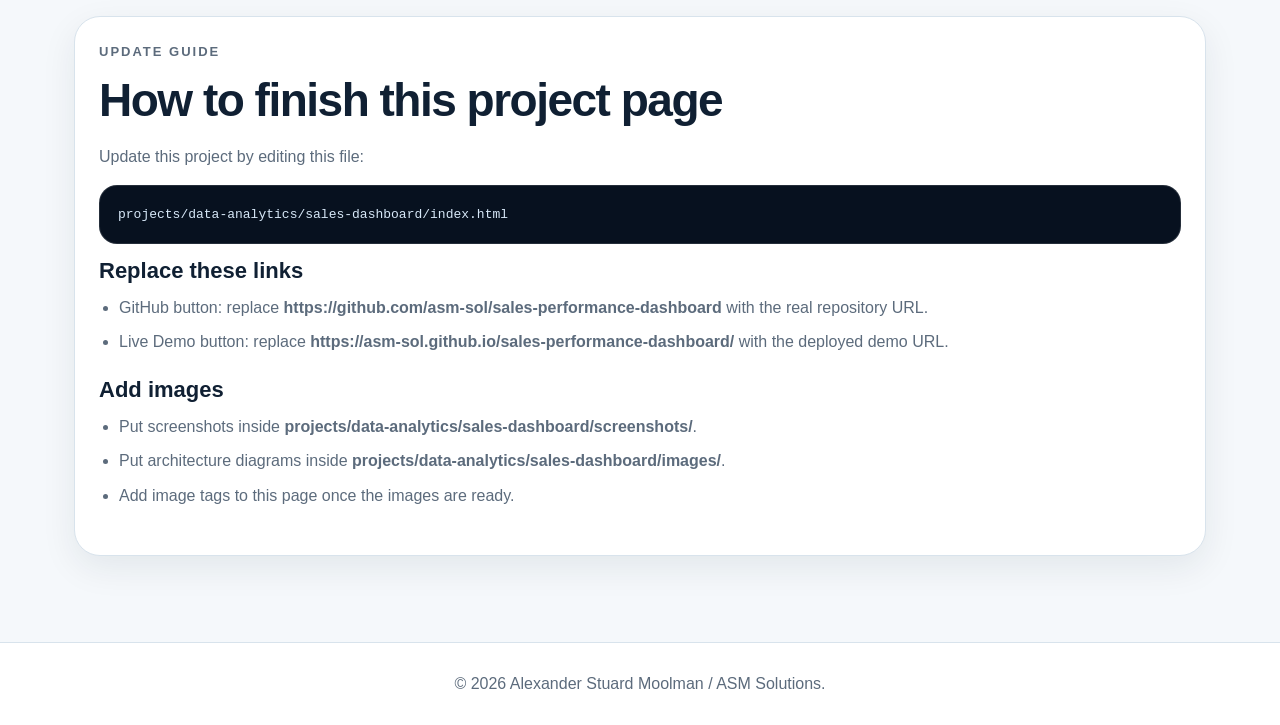
<file: projects/data-analytics/index.html>
<!DOCTYPE html>
<html lang="en">
<head>
  <meta charset="UTF-8" />
  <meta name="viewport" content="width=device-width, initial-scale=1.0" />
  <title>Sales Performance Dashboard | ASM Portfolio</title>
  <link rel="stylesheet" href="../../../style.css" />
</head>
<body>
  <header class="site-header">
    <nav class="nav">
      <a class="brand" href="../../../index.html">
        <img src="../../../assets/logos/asm-logo.jpg" alt="ASM logo" />
        <div>ASM<span>Project Case Study</span></div>
      </a>
      <button class="menu-btn" id="menuBtn" aria-label="Open navigation">☰</button>
      <div class="nav-links" id="navLinks">
        <a href="../../../index.html">Home</a>
        <a href="../../../index.html#projects">Projects</a>
        <a href="../../data-analytics/">Sector</a>
        <a href="../../../index.html#contact">Contact</a>
      </div>
    </nav>
  </header>

  <main>
    <section class="section project-hero">
      <p class="breadcrumb"><a href="../../../index.html">Home</a> / <a href="../">Data Analytics</a> / Sales Performance Dashboard</p>
      <p class="eyebrow">Data Analytics / Business Intelligence</p>
      <h1>Sales Performance Dashboard</h1>
      <p class="lead">A business intelligence dashboard project using SQL, Excel, and Power BI to clean sales data, calculate KPIs, and turn raw transactions into business insights.</p>
      <div class="hero-buttons">
        <a class="btn primary" href="https://github.com/asm-sol/sales-performance-dashboard" target="_blank">GitHub Repository</a>
        <a class="btn secondary" href="https://asm-sol.github.io/sales-performance-dashboard/" target="_blank">Live Demo</a>
      </div>
    </section>

    <section class="section dark">
      <div class="case-layout">
        <article class="case-card">
          <p class="eyebrow">Case Study</p>
          <h2>Problem and solution</h2>

          <h3>Challenge</h3>
          <p>Raw sales data is often messy and difficult for business users to interpret. The goal is to transform it into a dashboard that clearly explains performance and growth.</p>

          <br />
          <h3>Approach</h3>
          <p>The project uses SQL for cleaning and transformation, Excel for validation where needed, and Power BI for KPI reporting and interactive business dashboards.</p>

          <br />
          <h3>Key Features</h3>
          <ul><li>SQL data cleaning and validation</li>
<li>Revenue, order, and customer KPI calculations</li>
<li>Average order value and monthly growth analysis</li>
<li>Power BI dashboard layout</li>
<li>Business reporting structure</li>
<li>Portfolio-ready analytics case study</li></ul>

          <h3>Architecture</h3>
          <ul><li>Raw CSV or database tables are cleaned and validated</li>
<li>SQL queries calculate KPIs and reporting views</li>
<li>Power BI connects to transformed data for dashboard visuals</li>
<li>Final report explains insights, trends, and recommendations</li></ul>
        </article>

        <aside class="case-card">
          <h3>Project Status</h3>
          <p>Analytics portfolio project</p>

          <br />
          <h3>Tech Stack</h3>
          <div class="meta-list"><span>SQL</span>
<span>Power BI</span>
<span>Excel</span>
<span>Data Cleaning</span>
<span>DAX</span>
<span>Business Intelligence</span></div>

          <br />
          <h3>What to update next</h3>
          <ul><li>Add dashboard screenshot</li>
<li>Add SQL cleaning scripts</li>
<li>Add KPI explanation</li>
<li>Add Power BI export or report images</li></ul>
        </aside>
      </div>
    </section>

    <section class="section">
      <div class="case-card">
        <p class="eyebrow">Update Guide</p>
        <h2>How to finish this project page</h2>
        <p>Update this project by editing this file:</p>
        <pre class="code-box">projects/data-analytics/sales-dashboard/index.html</pre>

        <h3>Replace these links</h3>
        <ul>
          <li>GitHub button: replace <strong>https://github.com/asm-sol/sales-performance-dashboard</strong> with the real repository URL.</li>
          <li>Live Demo button: replace <strong>https://asm-sol.github.io/sales-performance-dashboard/</strong> with the deployed demo URL.</li>
        </ul>

        <h3>Add images</h3>
        <ul>
          <li>Put screenshots inside <strong>projects/data-analytics/sales-dashboard/screenshots/</strong>.</li>
          <li>Put architecture diagrams inside <strong>projects/data-analytics/sales-dashboard/images/</strong>.</li>
          <li>Add image tags to this page once the images are ready.</li>
        </ul>
      </div>
    </section>
  </main>

  <footer>
    <p>© 2026 Alexander Stuard Moolman / ASM Solutions.</p>
  </footer>

  <script src="../../../script.js"></script>
</body>
</html>
</file>
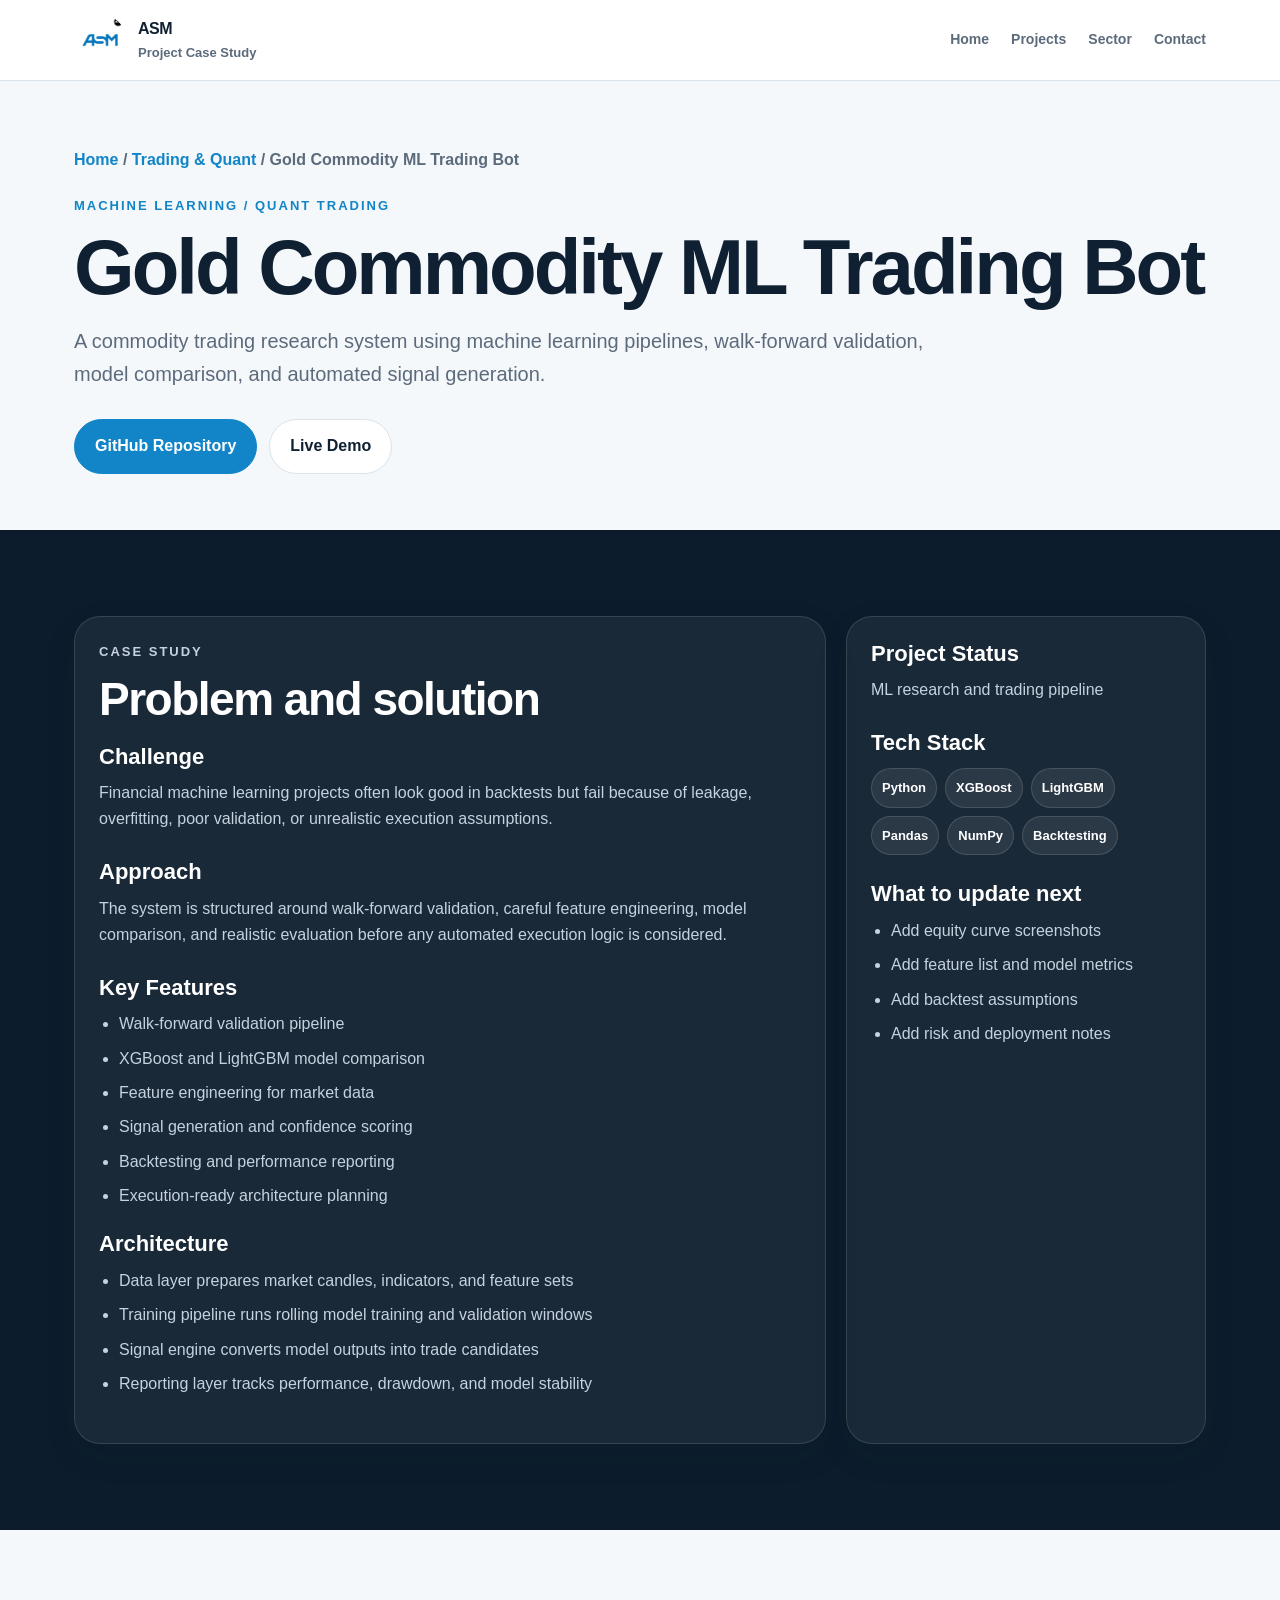
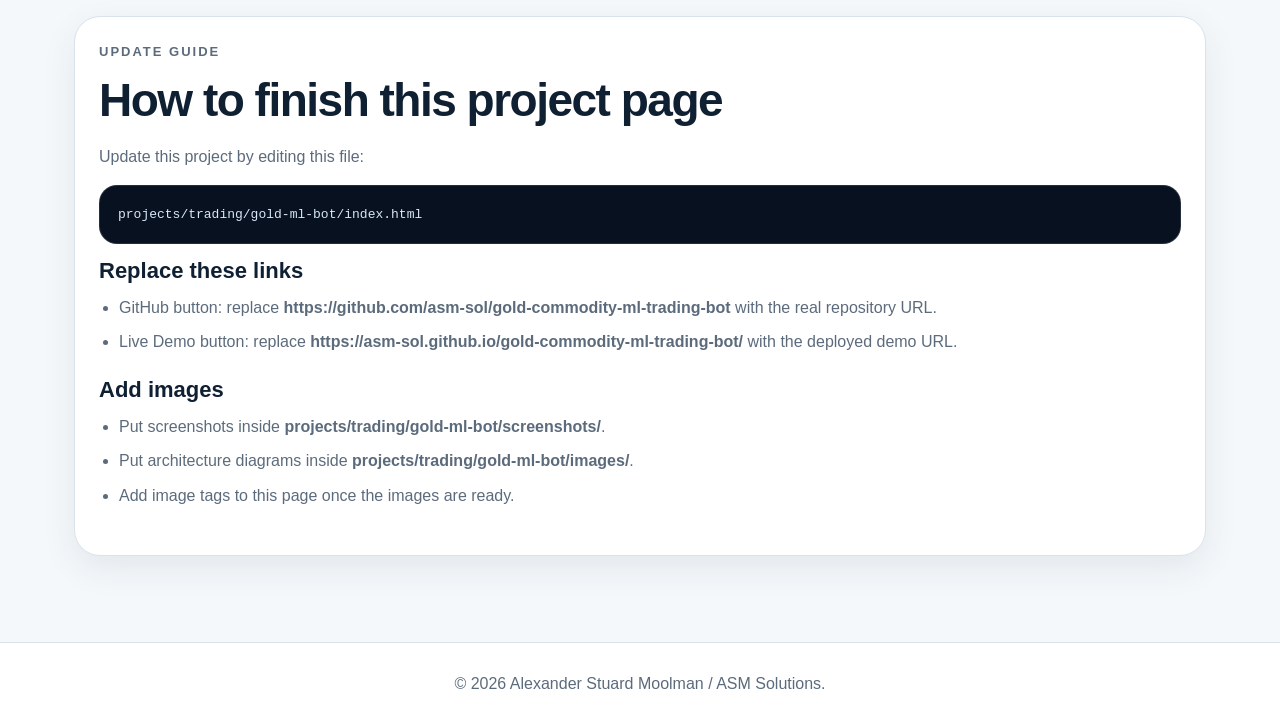
<file: projects/trading/index.html>
<!DOCTYPE html>
<html lang="en">
<head>
  <meta charset="UTF-8" />
  <meta name="viewport" content="width=device-width, initial-scale=1.0" />
  <title>Gold Commodity ML Trading Bot | ASM Portfolio</title>
  <link rel="stylesheet" href="../../../style.css" />
</head>
<body>
  <header class="site-header">
    <nav class="nav">
      <a class="brand" href="../../../index.html">
        <img src="../../../assets/logos/asm-logo.jpg" alt="ASM logo" />
        <div>ASM<span>Project Case Study</span></div>
      </a>
      <button class="menu-btn" id="menuBtn" aria-label="Open navigation">☰</button>
      <div class="nav-links" id="navLinks">
        <a href="../../../index.html">Home</a>
        <a href="../../../index.html#projects">Projects</a>
        <a href="../../trading/">Sector</a>
        <a href="../../../index.html#contact">Contact</a>
      </div>
    </nav>
  </header>

  <main>
    <section class="section project-hero">
      <p class="breadcrumb"><a href="../../../index.html">Home</a> / <a href="../">Trading & Quant</a> / Gold Commodity ML Trading Bot</p>
      <p class="eyebrow">Machine Learning / Quant Trading</p>
      <h1>Gold Commodity ML Trading Bot</h1>
      <p class="lead">A commodity trading research system using machine learning pipelines, walk-forward validation, model comparison, and automated signal generation.</p>
      <div class="hero-buttons">
        <a class="btn primary" href="https://github.com/asm-sol/gold-commodity-ml-trading-bot" target="_blank">GitHub Repository</a>
        <a class="btn secondary" href="https://asm-sol.github.io/gold-commodity-ml-trading-bot/" target="_blank">Live Demo</a>
      </div>
    </section>

    <section class="section dark">
      <div class="case-layout">
        <article class="case-card">
          <p class="eyebrow">Case Study</p>
          <h2>Problem and solution</h2>

          <h3>Challenge</h3>
          <p>Financial machine learning projects often look good in backtests but fail because of leakage, overfitting, poor validation, or unrealistic execution assumptions.</p>

          <br />
          <h3>Approach</h3>
          <p>The system is structured around walk-forward validation, careful feature engineering, model comparison, and realistic evaluation before any automated execution logic is considered.</p>

          <br />
          <h3>Key Features</h3>
          <ul><li>Walk-forward validation pipeline</li>
<li>XGBoost and LightGBM model comparison</li>
<li>Feature engineering for market data</li>
<li>Signal generation and confidence scoring</li>
<li>Backtesting and performance reporting</li>
<li>Execution-ready architecture planning</li></ul>

          <h3>Architecture</h3>
          <ul><li>Data layer prepares market candles, indicators, and feature sets</li>
<li>Training pipeline runs rolling model training and validation windows</li>
<li>Signal engine converts model outputs into trade candidates</li>
<li>Reporting layer tracks performance, drawdown, and model stability</li></ul>
        </article>

        <aside class="case-card">
          <h3>Project Status</h3>
          <p>ML research and trading pipeline</p>

          <br />
          <h3>Tech Stack</h3>
          <div class="meta-list"><span>Python</span>
<span>XGBoost</span>
<span>LightGBM</span>
<span>Pandas</span>
<span>NumPy</span>
<span>Backtesting</span></div>

          <br />
          <h3>What to update next</h3>
          <ul><li>Add equity curve screenshots</li>
<li>Add feature list and model metrics</li>
<li>Add backtest assumptions</li>
<li>Add risk and deployment notes</li></ul>
        </aside>
      </div>
    </section>

    <section class="section">
      <div class="case-card">
        <p class="eyebrow">Update Guide</p>
        <h2>How to finish this project page</h2>
        <p>Update this project by editing this file:</p>
        <pre class="code-box">projects/trading/gold-ml-bot/index.html</pre>

        <h3>Replace these links</h3>
        <ul>
          <li>GitHub button: replace <strong>https://github.com/asm-sol/gold-commodity-ml-trading-bot</strong> with the real repository URL.</li>
          <li>Live Demo button: replace <strong>https://asm-sol.github.io/gold-commodity-ml-trading-bot/</strong> with the deployed demo URL.</li>
        </ul>

        <h3>Add images</h3>
        <ul>
          <li>Put screenshots inside <strong>projects/trading/gold-ml-bot/screenshots/</strong>.</li>
          <li>Put architecture diagrams inside <strong>projects/trading/gold-ml-bot/images/</strong>.</li>
          <li>Add image tags to this page once the images are ready.</li>
        </ul>
      </div>
    </section>
  </main>

  <footer>
    <p>© 2026 Alexander Stuard Moolman / ASM Solutions.</p>
  </footer>

  <script src="../../../script.js"></script>
</body>
</html>
</file>
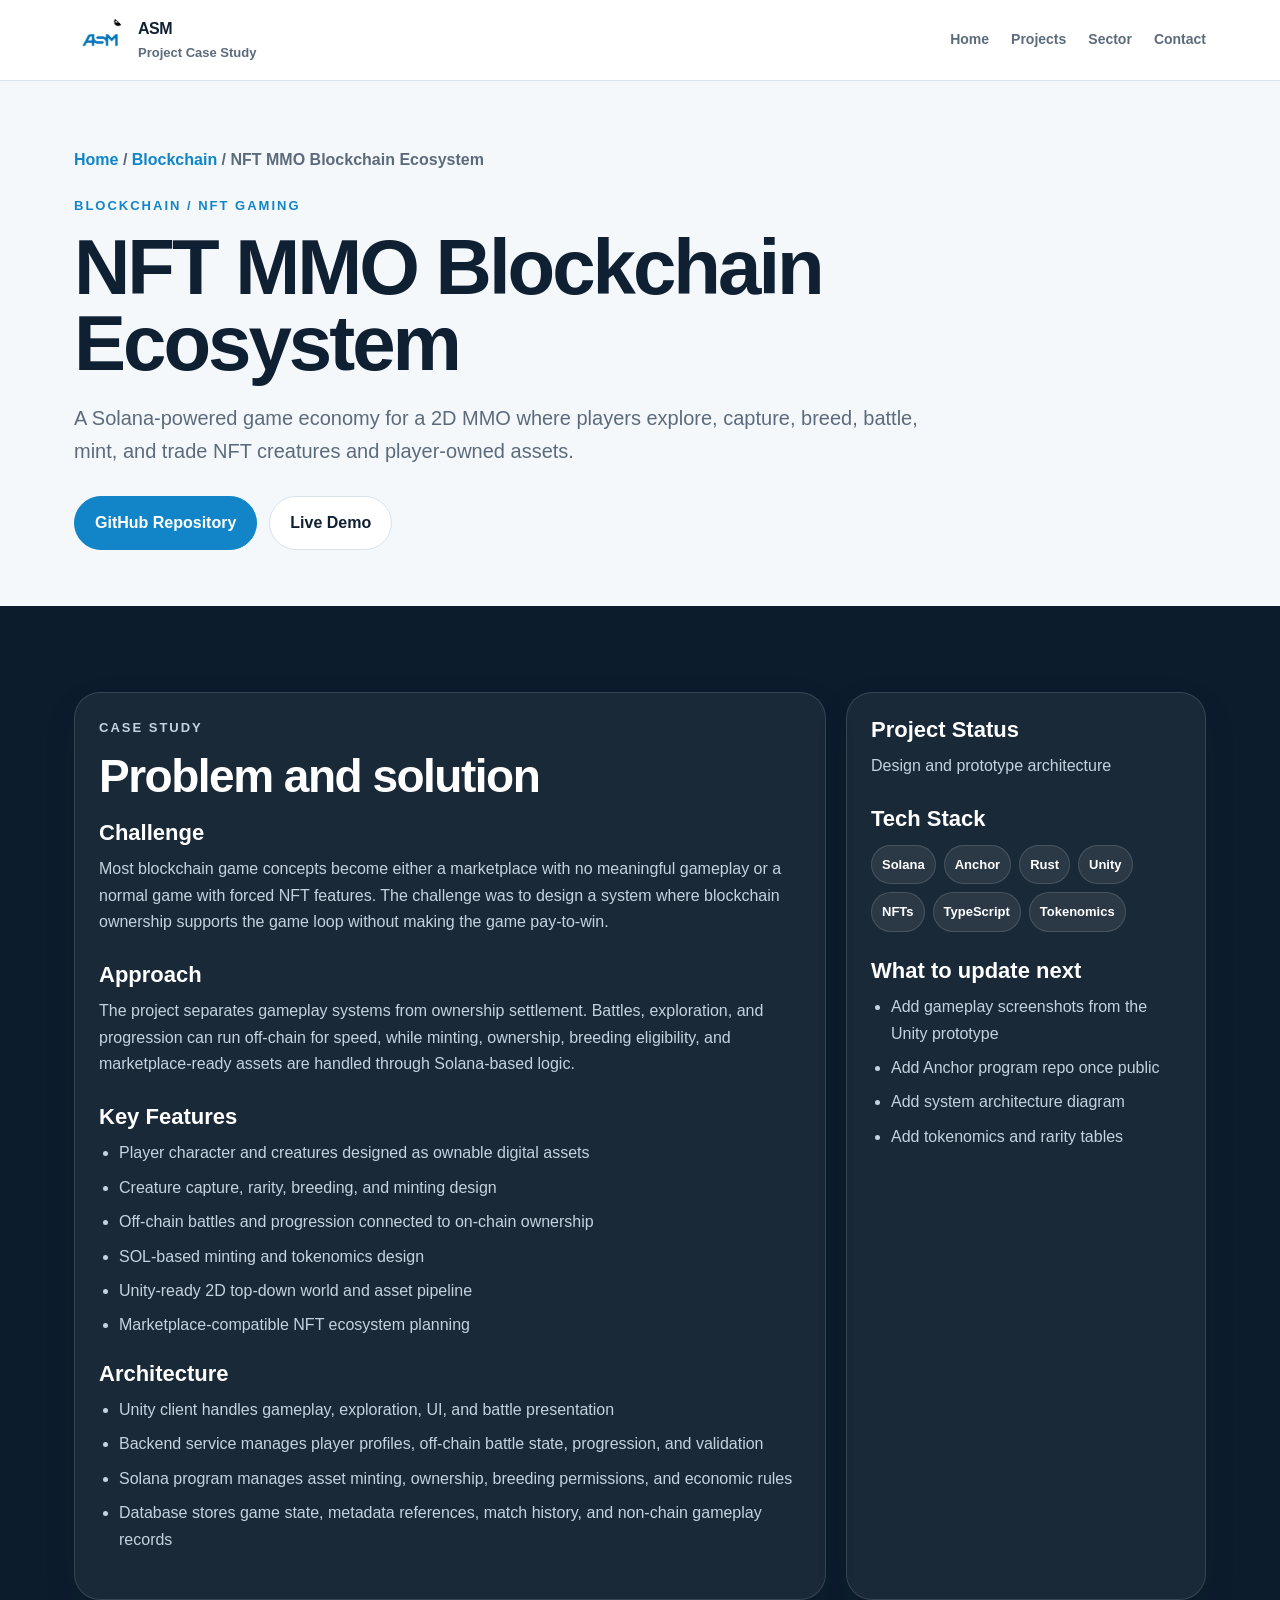
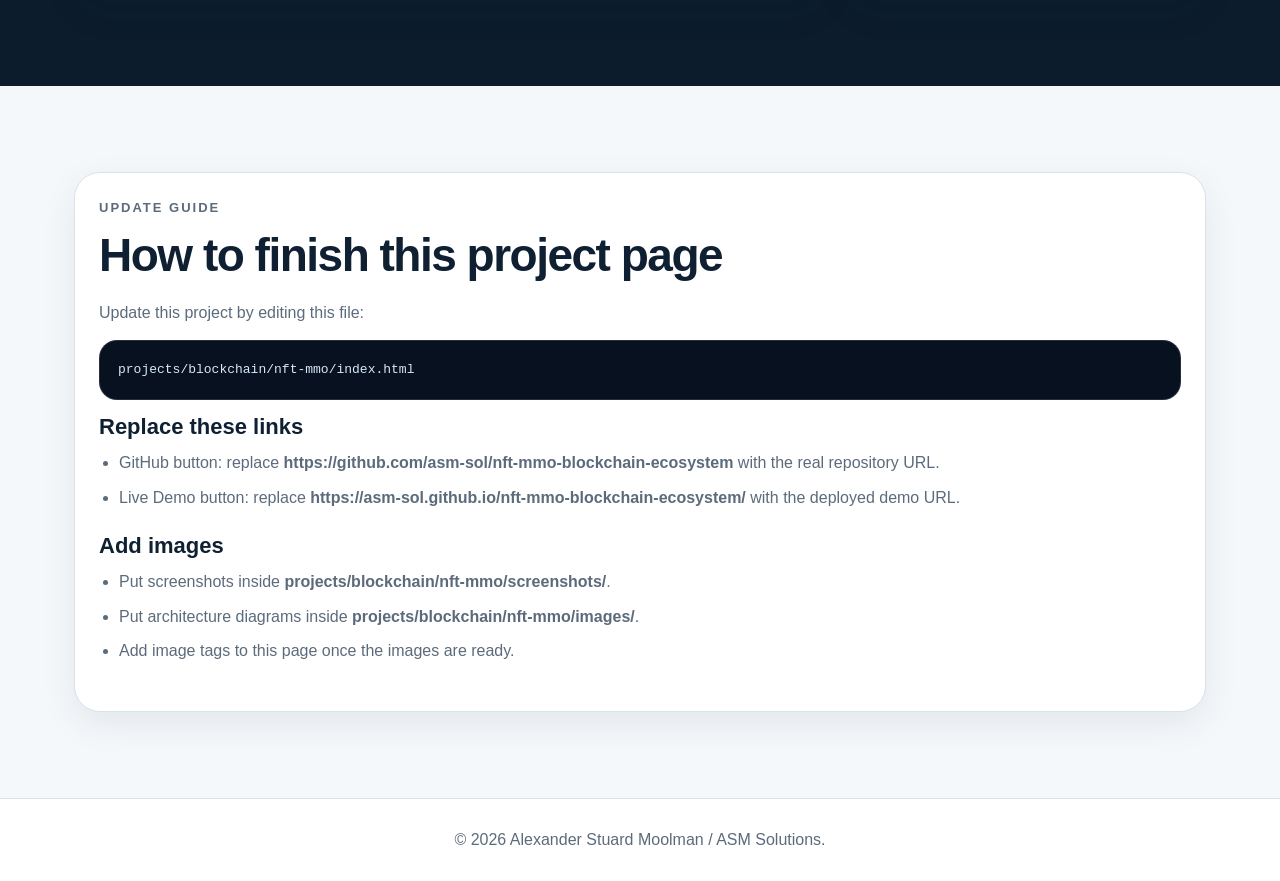
<file: projects/blockchain/nft-mmo/index.html>
<!DOCTYPE html>
<html lang="en">
<head>
  <meta charset="UTF-8" />
  <meta name="viewport" content="width=device-width, initial-scale=1.0" />
  <title>NFT MMO Blockchain Ecosystem | ASM Portfolio</title>
  <link rel="stylesheet" href="../../../style.css" />
</head>
<body>
  <header class="site-header">
    <nav class="nav">
      <a class="brand" href="../../../index.html">
        <img src="../../../assets/logos/asm-logo.jpg" alt="ASM logo" />
        <div>ASM<span>Project Case Study</span></div>
      </a>
      <button class="menu-btn" id="menuBtn" aria-label="Open navigation">☰</button>
      <div class="nav-links" id="navLinks">
        <a href="../../../index.html">Home</a>
        <a href="../../../index.html#projects">Projects</a>
        <a href="../../blockchain/">Sector</a>
        <a href="../../../index.html#contact">Contact</a>
      </div>
    </nav>
  </header>

  <main>
    <section class="section project-hero">
      <p class="breadcrumb"><a href="../../../index.html">Home</a> / <a href="../">Blockchain</a> / NFT MMO Blockchain Ecosystem</p>
      <p class="eyebrow">Blockchain / NFT Gaming</p>
      <h1>NFT MMO Blockchain Ecosystem</h1>
      <p class="lead">A Solana-powered game economy for a 2D MMO where players explore, capture, breed, battle, mint, and trade NFT creatures and player-owned assets.</p>
      <div class="hero-buttons">
        <a class="btn primary" href="https://github.com/asm-sol/nft-mmo-blockchain-ecosystem" target="_blank">GitHub Repository</a>
        <a class="btn secondary" href="https://asm-sol.github.io/nft-mmo-blockchain-ecosystem/" target="_blank">Live Demo</a>
      </div>
    </section>

    <section class="section dark">
      <div class="case-layout">
        <article class="case-card">
          <p class="eyebrow">Case Study</p>
          <h2>Problem and solution</h2>

          <h3>Challenge</h3>
          <p>Most blockchain game concepts become either a marketplace with no meaningful gameplay or a normal game with forced NFT features. The challenge was to design a system where blockchain ownership supports the game loop without making the game pay-to-win.</p>

          <br />
          <h3>Approach</h3>
          <p>The project separates gameplay systems from ownership settlement. Battles, exploration, and progression can run off-chain for speed, while minting, ownership, breeding eligibility, and marketplace-ready assets are handled through Solana-based logic.</p>

          <br />
          <h3>Key Features</h3>
          <ul><li>Player character and creatures designed as ownable digital assets</li>
<li>Creature capture, rarity, breeding, and minting design</li>
<li>Off-chain battles and progression connected to on-chain ownership</li>
<li>SOL-based minting and tokenomics design</li>
<li>Unity-ready 2D top-down world and asset pipeline</li>
<li>Marketplace-compatible NFT ecosystem planning</li></ul>

          <h3>Architecture</h3>
          <ul><li>Unity client handles gameplay, exploration, UI, and battle presentation</li>
<li>Backend service manages player profiles, off-chain battle state, progression, and validation</li>
<li>Solana program manages asset minting, ownership, breeding permissions, and economic rules</li>
<li>Database stores game state, metadata references, match history, and non-chain gameplay records</li></ul>
        </article>

        <aside class="case-card">
          <h3>Project Status</h3>
          <p>Design and prototype architecture</p>

          <br />
          <h3>Tech Stack</h3>
          <div class="meta-list"><span>Solana</span>
<span>Anchor</span>
<span>Rust</span>
<span>Unity</span>
<span>NFTs</span>
<span>TypeScript</span>
<span>Tokenomics</span></div>

          <br />
          <h3>What to update next</h3>
          <ul><li>Add gameplay screenshots from the Unity prototype</li>
<li>Add Anchor program repo once public</li>
<li>Add system architecture diagram</li>
<li>Add tokenomics and rarity tables</li></ul>
        </aside>
      </div>
    </section>

    <section class="section">
      <div class="case-card">
        <p class="eyebrow">Update Guide</p>
        <h2>How to finish this project page</h2>
        <p>Update this project by editing this file:</p>
        <pre class="code-box">projects/blockchain/nft-mmo/index.html</pre>

        <h3>Replace these links</h3>
        <ul>
          <li>GitHub button: replace <strong>https://github.com/asm-sol/nft-mmo-blockchain-ecosystem</strong> with the real repository URL.</li>
          <li>Live Demo button: replace <strong>https://asm-sol.github.io/nft-mmo-blockchain-ecosystem/</strong> with the deployed demo URL.</li>
        </ul>

        <h3>Add images</h3>
        <ul>
          <li>Put screenshots inside <strong>projects/blockchain/nft-mmo/screenshots/</strong>.</li>
          <li>Put architecture diagrams inside <strong>projects/blockchain/nft-mmo/images/</strong>.</li>
          <li>Add image tags to this page once the images are ready.</li>
        </ul>
      </div>
    </section>
  </main>

  <footer>
    <p>© 2026 Alexander Stuard Moolman / ASM Solutions.</p>
  </footer>

  <script src="../../../script.js"></script>
</body>
</html>
</file>
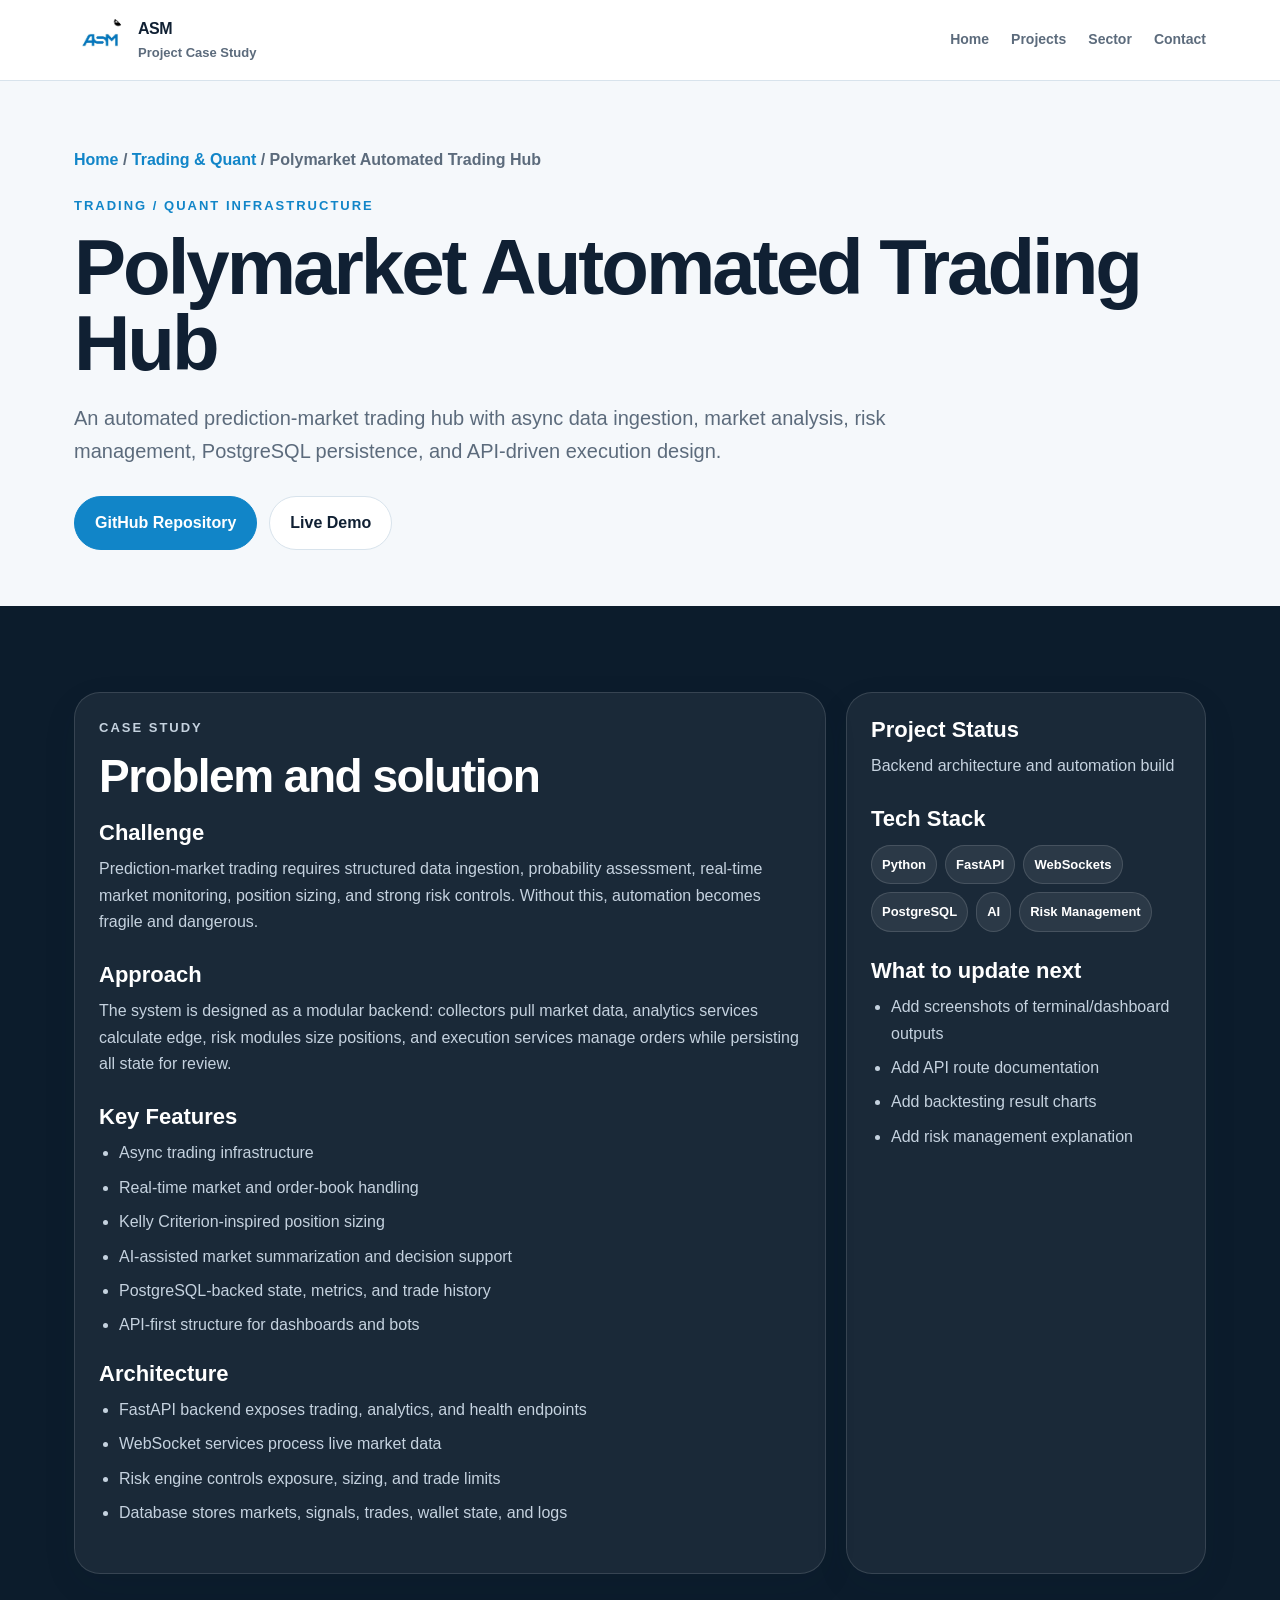
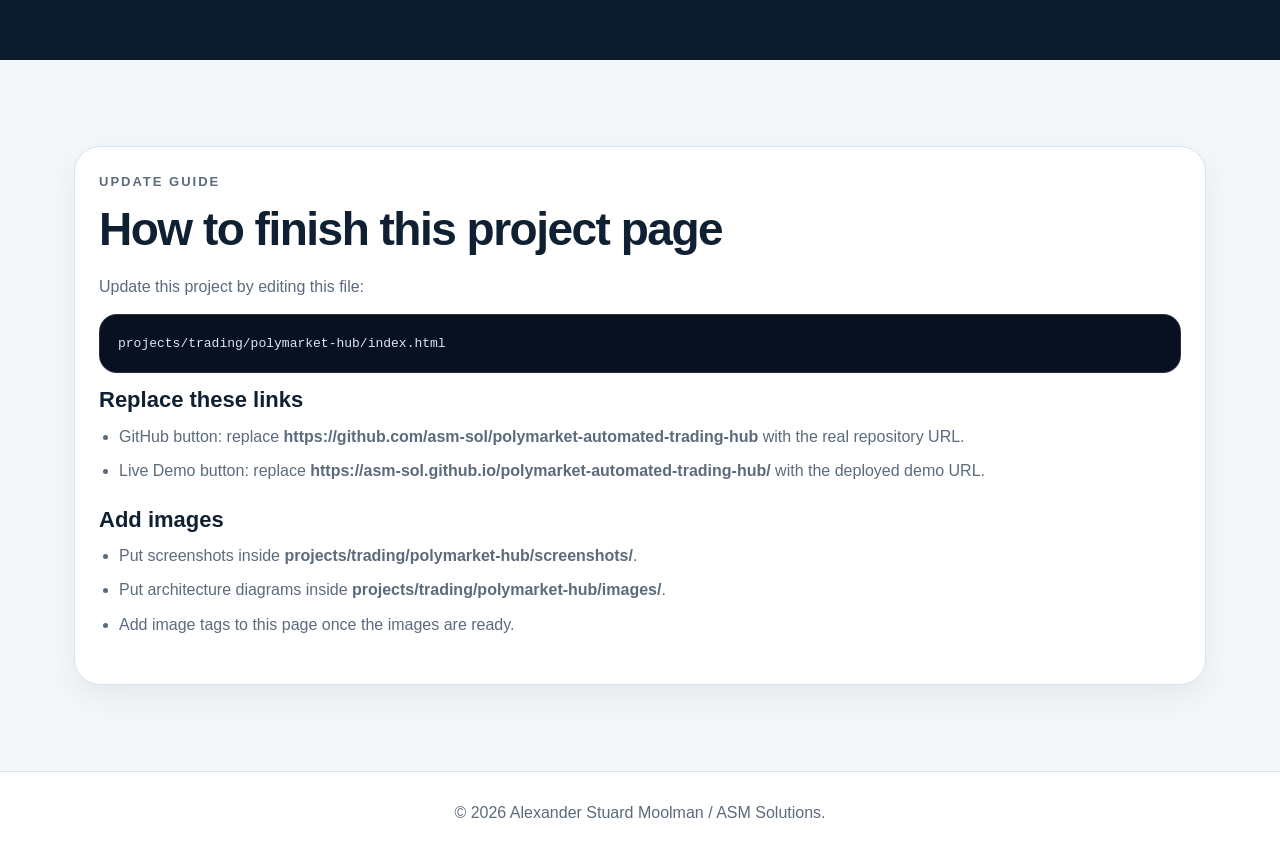
<file: projects/trading/polymarket-hub/index.html>
<!DOCTYPE html>
<html lang="en">
<head>
  <meta charset="UTF-8" />
  <meta name="viewport" content="width=device-width, initial-scale=1.0" />
  <title>Polymarket Automated Trading Hub | ASM Portfolio</title>
  <link rel="stylesheet" href="../../../style.css" />
</head>
<body>
  <header class="site-header">
    <nav class="nav">
      <a class="brand" href="../../../index.html">
        <img src="../../../assets/logos/asm-logo.jpg" alt="ASM logo" />
        <div>ASM<span>Project Case Study</span></div>
      </a>
      <button class="menu-btn" id="menuBtn" aria-label="Open navigation">☰</button>
      <div class="nav-links" id="navLinks">
        <a href="../../../index.html">Home</a>
        <a href="../../../index.html#projects">Projects</a>
        <a href="../../trading/">Sector</a>
        <a href="../../../index.html#contact">Contact</a>
      </div>
    </nav>
  </header>

  <main>
    <section class="section project-hero">
      <p class="breadcrumb"><a href="../../../index.html">Home</a> / <a href="../">Trading & Quant</a> / Polymarket Automated Trading Hub</p>
      <p class="eyebrow">Trading / Quant Infrastructure</p>
      <h1>Polymarket Automated Trading Hub</h1>
      <p class="lead">An automated prediction-market trading hub with async data ingestion, market analysis, risk management, PostgreSQL persistence, and API-driven execution design.</p>
      <div class="hero-buttons">
        <a class="btn primary" href="https://github.com/asm-sol/polymarket-automated-trading-hub" target="_blank">GitHub Repository</a>
        <a class="btn secondary" href="https://asm-sol.github.io/polymarket-automated-trading-hub/" target="_blank">Live Demo</a>
      </div>
    </section>

    <section class="section dark">
      <div class="case-layout">
        <article class="case-card">
          <p class="eyebrow">Case Study</p>
          <h2>Problem and solution</h2>

          <h3>Challenge</h3>
          <p>Prediction-market trading requires structured data ingestion, probability assessment, real-time market monitoring, position sizing, and strong risk controls. Without this, automation becomes fragile and dangerous.</p>

          <br />
          <h3>Approach</h3>
          <p>The system is designed as a modular backend: collectors pull market data, analytics services calculate edge, risk modules size positions, and execution services manage orders while persisting all state for review.</p>

          <br />
          <h3>Key Features</h3>
          <ul><li>Async trading infrastructure</li>
<li>Real-time market and order-book handling</li>
<li>Kelly Criterion-inspired position sizing</li>
<li>AI-assisted market summarization and decision support</li>
<li>PostgreSQL-backed state, metrics, and trade history</li>
<li>API-first structure for dashboards and bots</li></ul>

          <h3>Architecture</h3>
          <ul><li>FastAPI backend exposes trading, analytics, and health endpoints</li>
<li>WebSocket services process live market data</li>
<li>Risk engine controls exposure, sizing, and trade limits</li>
<li>Database stores markets, signals, trades, wallet state, and logs</li></ul>
        </article>

        <aside class="case-card">
          <h3>Project Status</h3>
          <p>Backend architecture and automation build</p>

          <br />
          <h3>Tech Stack</h3>
          <div class="meta-list"><span>Python</span>
<span>FastAPI</span>
<span>WebSockets</span>
<span>PostgreSQL</span>
<span>AI</span>
<span>Risk Management</span></div>

          <br />
          <h3>What to update next</h3>
          <ul><li>Add screenshots of terminal/dashboard outputs</li>
<li>Add API route documentation</li>
<li>Add backtesting result charts</li>
<li>Add risk management explanation</li></ul>
        </aside>
      </div>
    </section>

    <section class="section">
      <div class="case-card">
        <p class="eyebrow">Update Guide</p>
        <h2>How to finish this project page</h2>
        <p>Update this project by editing this file:</p>
        <pre class="code-box">projects/trading/polymarket-hub/index.html</pre>

        <h3>Replace these links</h3>
        <ul>
          <li>GitHub button: replace <strong>https://github.com/asm-sol/polymarket-automated-trading-hub</strong> with the real repository URL.</li>
          <li>Live Demo button: replace <strong>https://asm-sol.github.io/polymarket-automated-trading-hub/</strong> with the deployed demo URL.</li>
        </ul>

        <h3>Add images</h3>
        <ul>
          <li>Put screenshots inside <strong>projects/trading/polymarket-hub/screenshots/</strong>.</li>
          <li>Put architecture diagrams inside <strong>projects/trading/polymarket-hub/images/</strong>.</li>
          <li>Add image tags to this page once the images are ready.</li>
        </ul>
      </div>
    </section>
  </main>

  <footer>
    <p>© 2026 Alexander Stuard Moolman / ASM Solutions.</p>
  </footer>

  <script src="../../../script.js"></script>
</body>
</html>
</file>
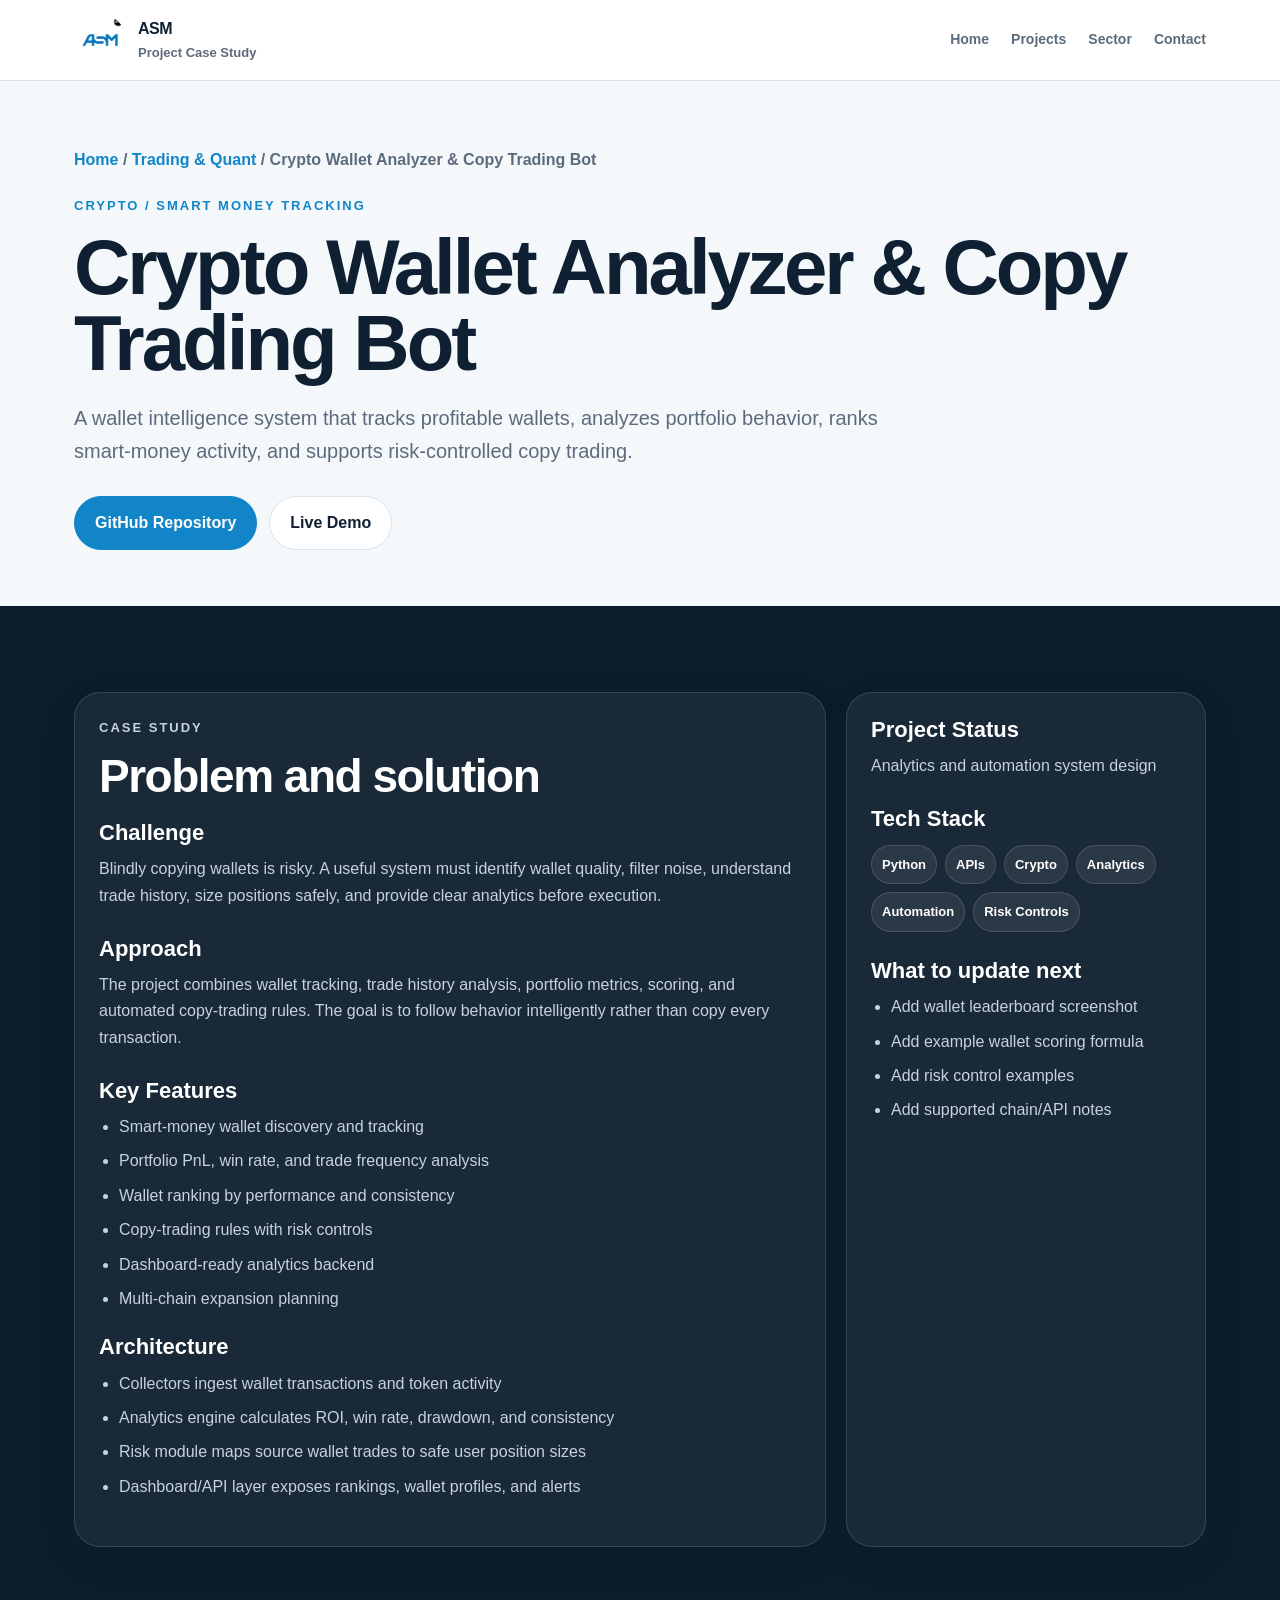
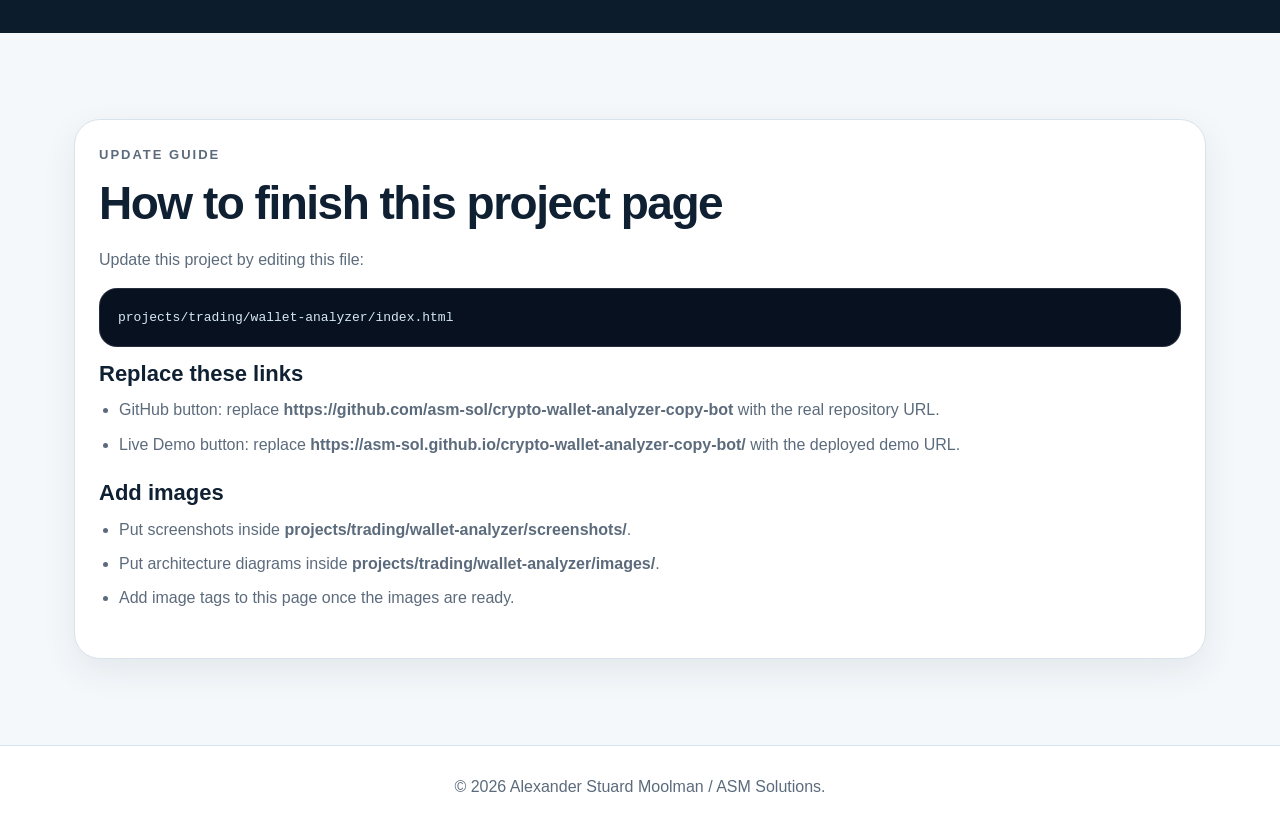
<file: projects/trading/wallet-analyzer/index.html>
<!DOCTYPE html>
<html lang="en">
<head>
  <meta charset="UTF-8" />
  <meta name="viewport" content="width=device-width, initial-scale=1.0" />
  <title>Crypto Wallet Analyzer &amp; Copy Trading Bot | ASM Portfolio</title>
  <link rel="stylesheet" href="../../../style.css" />
</head>
<body>
  <header class="site-header">
    <nav class="nav">
      <a class="brand" href="../../../index.html">
        <img src="../../../assets/logos/asm-logo.jpg" alt="ASM logo" />
        <div>ASM<span>Project Case Study</span></div>
      </a>
      <button class="menu-btn" id="menuBtn" aria-label="Open navigation">☰</button>
      <div class="nav-links" id="navLinks">
        <a href="../../../index.html">Home</a>
        <a href="../../../index.html#projects">Projects</a>
        <a href="../../trading/">Sector</a>
        <a href="../../../index.html#contact">Contact</a>
      </div>
    </nav>
  </header>

  <main>
    <section class="section project-hero">
      <p class="breadcrumb"><a href="../../../index.html">Home</a> / <a href="../">Trading & Quant</a> / Crypto Wallet Analyzer &amp; Copy Trading Bot</p>
      <p class="eyebrow">Crypto / Smart Money Tracking</p>
      <h1>Crypto Wallet Analyzer &amp; Copy Trading Bot</h1>
      <p class="lead">A wallet intelligence system that tracks profitable wallets, analyzes portfolio behavior, ranks smart-money activity, and supports risk-controlled copy trading.</p>
      <div class="hero-buttons">
        <a class="btn primary" href="https://github.com/asm-sol/crypto-wallet-analyzer-copy-bot" target="_blank">GitHub Repository</a>
        <a class="btn secondary" href="https://asm-sol.github.io/crypto-wallet-analyzer-copy-bot/" target="_blank">Live Demo</a>
      </div>
    </section>

    <section class="section dark">
      <div class="case-layout">
        <article class="case-card">
          <p class="eyebrow">Case Study</p>
          <h2>Problem and solution</h2>

          <h3>Challenge</h3>
          <p>Blindly copying wallets is risky. A useful system must identify wallet quality, filter noise, understand trade history, size positions safely, and provide clear analytics before execution.</p>

          <br />
          <h3>Approach</h3>
          <p>The project combines wallet tracking, trade history analysis, portfolio metrics, scoring, and automated copy-trading rules. The goal is to follow behavior intelligently rather than copy every transaction.</p>

          <br />
          <h3>Key Features</h3>
          <ul><li>Smart-money wallet discovery and tracking</li>
<li>Portfolio PnL, win rate, and trade frequency analysis</li>
<li>Wallet ranking by performance and consistency</li>
<li>Copy-trading rules with risk controls</li>
<li>Dashboard-ready analytics backend</li>
<li>Multi-chain expansion planning</li></ul>

          <h3>Architecture</h3>
          <ul><li>Collectors ingest wallet transactions and token activity</li>
<li>Analytics engine calculates ROI, win rate, drawdown, and consistency</li>
<li>Risk module maps source wallet trades to safe user position sizes</li>
<li>Dashboard/API layer exposes rankings, wallet profiles, and alerts</li></ul>
        </article>

        <aside class="case-card">
          <h3>Project Status</h3>
          <p>Analytics and automation system design</p>

          <br />
          <h3>Tech Stack</h3>
          <div class="meta-list"><span>Python</span>
<span>APIs</span>
<span>Crypto</span>
<span>Analytics</span>
<span>Automation</span>
<span>Risk Controls</span></div>

          <br />
          <h3>What to update next</h3>
          <ul><li>Add wallet leaderboard screenshot</li>
<li>Add example wallet scoring formula</li>
<li>Add risk control examples</li>
<li>Add supported chain/API notes</li></ul>
        </aside>
      </div>
    </section>

    <section class="section">
      <div class="case-card">
        <p class="eyebrow">Update Guide</p>
        <h2>How to finish this project page</h2>
        <p>Update this project by editing this file:</p>
        <pre class="code-box">projects/trading/wallet-analyzer/index.html</pre>

        <h3>Replace these links</h3>
        <ul>
          <li>GitHub button: replace <strong>https://github.com/asm-sol/crypto-wallet-analyzer-copy-bot</strong> with the real repository URL.</li>
          <li>Live Demo button: replace <strong>https://asm-sol.github.io/crypto-wallet-analyzer-copy-bot/</strong> with the deployed demo URL.</li>
        </ul>

        <h3>Add images</h3>
        <ul>
          <li>Put screenshots inside <strong>projects/trading/wallet-analyzer/screenshots/</strong>.</li>
          <li>Put architecture diagrams inside <strong>projects/trading/wallet-analyzer/images/</strong>.</li>
          <li>Add image tags to this page once the images are ready.</li>
        </ul>
      </div>
    </section>
  </main>

  <footer>
    <p>© 2026 Alexander Stuard Moolman / ASM Solutions.</p>
  </footer>

  <script src="../../../script.js"></script>
</body>
</html>
</file>
<file: style.css>
:root {
  --bg: #f5f8fb;
  --surface: #ffffff;
  --surface-alt: #edf3f8;
  --text: #102033;
  --muted: #5c6b7c;
  --line: #d8e3ec;
  --blue: #1185c8;
  --blue-dark: #0b5f93;
  --navy: #0c1c2c;
  --black: #05070a;
  --shadow: 0 18px 55px rgba(16, 32, 51, 0.11);
}

* { box-sizing: border-box; margin: 0; padding: 0; }

html { scroll-behavior: smooth; }

body {
  font-family: Inter, Arial, Helvetica, sans-serif;
  background: var(--bg);
  color: var(--text);
  line-height: 1.65;
}

a { color: inherit; text-decoration: none; }

.site-header {
  position: sticky;
  top: 0;
  z-index: 30;
  background: rgba(255, 255, 255, 0.94);
  border-bottom: 1px solid var(--line);
  backdrop-filter: blur(14px);
}

.nav {
  max-width: 1180px;
  margin: auto;
  padding: 14px 24px;
  display: flex;
  align-items: center;
  justify-content: space-between;
}

.brand {
  display: flex;
  align-items: center;
  gap: 12px;
  font-weight: 900;
  letter-spacing: -0.5px;
}

.brand img {
  width: 52px;
  height: 52px;
  object-fit: contain;
  border-radius: 50%;
  background: #fff;
}

.brand span {
  display: block;
  font-size: 13px;
  color: var(--muted);
  font-weight: 700;
  letter-spacing: 0;
}

.nav-links {
  display: flex;
  align-items: center;
  gap: 22px;
  color: var(--muted);
  font-weight: 700;
  font-size: 14px;
}

.nav-links a:hover { color: var(--blue); }

.menu-btn {
  display: none;
  background: transparent;
  border: 0;
  font-size: 28px;
  color: var(--text);
}

.section {
  max-width: 1180px;
  margin: auto;
  padding: 86px 24px;
}

.hero {
  display: grid;
  grid-template-columns: 1.15fr 0.85fr;
  gap: 42px;
  align-items: center;
  min-height: 82vh;
}

.hero-card {
  background: var(--surface);
  border: 1px solid var(--line);
  border-radius: 34px;
  padding: 34px;
  box-shadow: var(--shadow);
}

.hero-logo {
  width: 100%;
  max-width: 380px;
  margin: 0 auto 24px;
  display: block;
  border-radius: 24px;
}

.hero-stat-grid {
  display: grid;
  grid-template-columns: repeat(2, 1fr);
  gap: 12px;
}

.hero-stat {
  background: var(--surface-alt);
  border: 1px solid var(--line);
  border-radius: 20px;
  padding: 18px;
}

.hero-stat strong {
  display: block;
  font-size: 30px;
  color: var(--blue);
  line-height: 1;
}

.hero-stat span {
  color: var(--muted);
  font-size: 14px;
}

.eyebrow {
  color: var(--blue);
  text-transform: uppercase;
  letter-spacing: 2px;
  font-weight: 900;
  font-size: 13px;
  margin-bottom: 12px;
}

h1 {
  font-size: clamp(42px, 7vw, 78px);
  line-height: 0.98;
  letter-spacing: -3px;
  margin-bottom: 20px;
}

h2 {
  font-size: clamp(28px, 4vw, 46px);
  line-height: 1.12;
  letter-spacing: -1.5px;
  margin-bottom: 18px;
}

h3 {
  font-size: 22px;
  line-height: 1.2;
  margin-bottom: 10px;
}

.lead {
  font-size: 20px;
  color: var(--muted);
  max-width: 850px;
}

.wide-text {
  color: var(--muted);
  max-width: 900px;
  font-size: 18px;
}

.hero-buttons, .card-actions {
  display: flex;
  gap: 12px;
  flex-wrap: wrap;
  margin-top: 28px;
}

.btn {
  display: inline-flex;
  align-items: center;
  justify-content: center;
  padding: 13px 20px;
  border-radius: 999px;
  border: 1px solid var(--line);
  font-weight: 900;
  transition: 0.2s ease;
}

.btn.primary {
  background: var(--blue);
  color: #fff;
  border-color: var(--blue);
}

.btn.primary:hover { background: var(--blue-dark); }

.btn.secondary {
  background: #fff;
  color: var(--text);
}

.btn.secondary:hover {
  border-color: var(--blue);
  color: var(--blue);
}

.dark {
  max-width: none;
  padding-left: max(24px, calc((100vw - 1180px) / 2 + 24px));
  padding-right: max(24px, calc((100vw - 1180px) / 2 + 24px));
  background: var(--navy);
  color: #fff;
}

.dark .wide-text,
.dark .lead,
.dark .project-card p,
.dark .skill-card p,
.dark .sector-card p,
.dark .case-card p,
.dark li {
  color: #c5d2df;
}

.section-title {
  margin-bottom: 34px;
}

.grid-3, .project-grid, .skills-grid, .sector-grid {
  display: grid;
  grid-template-columns: repeat(3, 1fr);
  gap: 18px;
}

.project-card, .skill-card, .sector-card, .case-card, .contact-box {
  background: var(--surface);
  border: 1px solid var(--line);
  border-radius: 26px;
  padding: 24px;
  box-shadow: 0 12px 35px rgba(16, 32, 51, 0.08);
}

.dark .project-card, .dark .skill-card, .dark .sector-card, .dark .case-card, .dark .contact-box {
  background: rgba(255,255,255,0.06);
  border-color: rgba(255,255,255,0.13);
}

.project-card, .sector-card {
  transition: transform .2s ease, border-color .2s ease;
}

.project-card:hover, .sector-card:hover {
  transform: translateY(-5px);
  border-color: var(--blue);
}

.project-card p, .skill-card p, .sector-card p, .case-card p, .contact-box p, li {
  color: var(--muted);
}

.tag {
  display: inline-block;
  color: var(--blue);
  font-size: 12px;
  text-transform: uppercase;
  letter-spacing: 1.2px;
  font-weight: 900;
  margin-bottom: 12px;
}

.tech {
  margin-top: 18px;
  padding-top: 14px;
  border-top: 1px solid var(--line);
  color: var(--text);
  font-weight: 800;
  font-size: 14px;
}

.dark .tech { color: #fff; border-color: rgba(255,255,255,0.14); }

.small-link {
  color: var(--blue);
  font-weight: 900;
}

.filter-buttons {
  display: flex;
  gap: 10px;
  flex-wrap: wrap;
  margin-bottom: 24px;
}

.filter-btn {
  border: 1px solid var(--line);
  background: var(--surface);
  color: var(--muted);
  padding: 10px 15px;
  border-radius: 999px;
  cursor: pointer;
  font-weight: 900;
}

.filter-btn.active, .filter-btn:hover {
  background: var(--blue);
  color: #fff;
  border-color: var(--blue);
}

.project-hero {
  padding-top: 66px;
  padding-bottom: 56px;
}

.breadcrumb {
  color: var(--muted);
  margin-bottom: 22px;
  font-weight: 700;
}

.breadcrumb a { color: var(--blue); }

.case-layout {
  display: grid;
  grid-template-columns: 1fr 360px;
  gap: 20px;
}

.case-card ul {
  padding-left: 20px;
  margin: 10px 0 22px;
}

.case-card li {
  margin: 8px 0;
}

.meta-list {
  display: flex;
  flex-wrap: wrap;
  gap: 8px;
  margin-top: 12px;
}

.meta-list span {
  background: var(--surface-alt);
  border: 1px solid var(--line);
  color: var(--text);
  padding: 8px 10px;
  border-radius: 999px;
  font-size: 13px;
  font-weight: 800;
}

.dark .meta-list span {
  background: rgba(255,255,255,0.08);
  color: #fff;
  border-color: rgba(255,255,255,0.13);
}

.code-box {
  background: #07111f;
  color: #d7e8f8;
  padding: 18px;
  border-radius: 18px;
  overflow-x: auto;
  border: 1px solid rgba(255,255,255,0.12);
  margin: 14px 0;
}

.contact-box {
  max-width: 700px;
}

.contact-box a { color: var(--blue); font-weight: 900; }

.hidden { display: none !important; }

footer {
  padding: 28px 24px;
  text-align: center;
  color: var(--muted);
  background: #fff;
  border-top: 1px solid var(--line);
}

@media (max-width: 950px) {
  .hero, .case-layout { grid-template-columns: 1fr; }
}

@media (max-width: 850px) {
  .menu-btn { display: block; }

  .nav-links {
    display: none;
    position: absolute;
    top: 82px;
    left: 20px;
    right: 20px;
    flex-direction: column;
    background: #fff;
    border: 1px solid var(--line);
    border-radius: 22px;
    padding: 20px;
    box-shadow: var(--shadow);
  }

  .nav-links.open { display: flex; }

  .grid-3, .project-grid, .skills-grid, .sector-grid {
    grid-template-columns: 1fr;
  }

  .section { padding: 64px 20px; }

  h1 { letter-spacing: -2px; }

  .hero-stat-grid { grid-template-columns: 1fr; }
}
</file>
